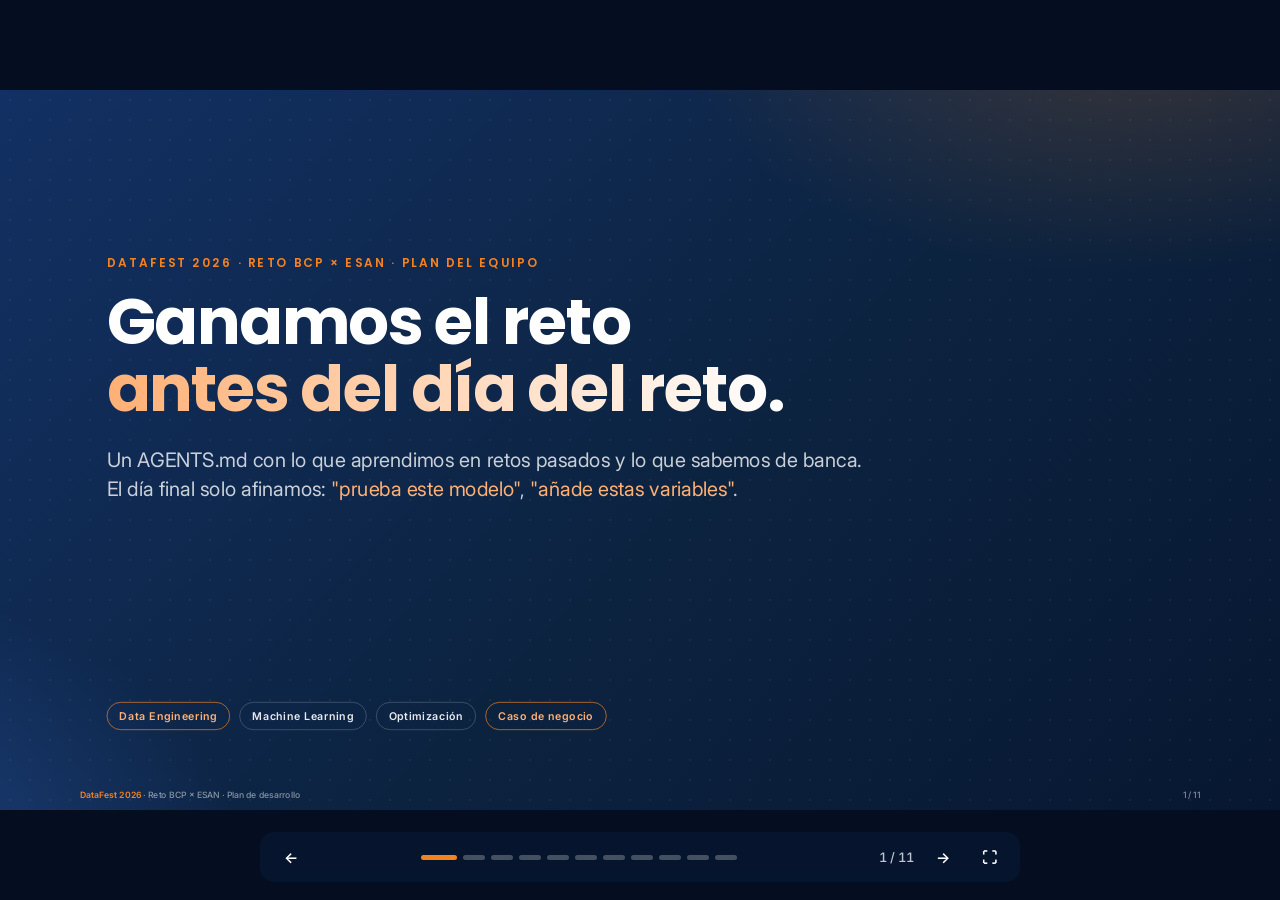
<file: team_attempts/jorge/presentacion/index.html>
<!doctype html>
<html lang="es"><head><meta charset="utf-8"><meta name="viewport" content="width=device-width,initial-scale=1,viewport-fit=cover">
<title>Plan DataFest 2026</title>
<link rel="preconnect" href="https://fonts.googleapis.com">
<link rel="preconnect" href="https://fonts.gstatic.com" crossorigin>
<link rel="stylesheet" href="https://fonts.googleapis.com/css2?family=Inter:wght@400;500;600;700&family=Poppins:wght@400;500;600;700;800&family=JetBrains+Mono:wght@400;600&display=swap">
<style>
/* Escenario fijo de 1920x1080 escalado a la ventana, como las demos de lanzamiento.
   Escenas oscuras (tesis) y claras (detalle). Azul marino con acento naranja: guiño al reto BCP × ESAN. */
:root{
  --navy:#0C2340; --deep:#071731; --blue:#1F4FA8; --blue2:#3567C9; --orange:#F5821F; --orange2:#FFB074;
  --sky:#F2F5FA; --line:#D6DEEB; --ink2:#4A5875; --ink3:#8592AB; --paper:#FFFFFF;
  --ok:#2F8F5B; --ok-soft:#E3F2E9; --bad:#C8553D; --bad-soft:#FBE7E2;
  --sans:"Inter","Segoe UI",system-ui,sans-serif; --disp:"Poppins","Segoe UI",sans-serif; --mono:"JetBrains Mono",Consolas,monospace;
  color-scheme:dark;
}
*{box-sizing:border-box;margin:0;padding:0}
html,body{height:100%;overflow:hidden;background:#040E20}
body{font-family:var(--sans);color:var(--navy);-webkit-font-smoothing:antialiased}
#stage{position:fixed;left:0;top:0;width:1920px;height:1080px;transform-origin:0 0;overflow:hidden}
.sc{position:absolute;inset:0;overflow:hidden;opacity:0;visibility:hidden;transition:opacity .6s ease,visibility 0s linear .6s}
.sc.on{opacity:1;visibility:visible;transition:opacity .6s ease}
.dark{background:radial-gradient(1100px 620px at 88% -10%,rgba(245,130,31,.20),transparent 62%),radial-gradient(900px 700px at -10% 110%,rgba(53,103,201,.38),transparent 62%),linear-gradient(135deg,#123063 0%,#0C2340 55%,#071731 100%);color:#fff}
.light{background:radial-gradient(1000px 520px at 92% -8%,rgba(245,130,31,.10),transparent 62%),radial-gradient(900px 620px at -6% 108%,rgba(31,79,168,.10),transparent 62%),linear-gradient(180deg,#F8FAFD 0%,#EAF0F8 100%);color:var(--navy)}
.grid{position:absolute;inset:0;background-image:radial-gradient(rgba(255,255,255,.07) 1px,transparent 1.3px);background-size:30px 30px}
.eb{font:600 18px/1 var(--disp);letter-spacing:.2em;text-transform:uppercase;color:var(--orange)}
.light .eb{color:var(--blue)}
.h1{font:700 64px/1.08 var(--disp);letter-spacing:-.02em;text-wrap:balance}
.h1 em{font-style:normal;color:var(--orange)}
.light .h1 em{color:var(--blue)}
.sub{font:400 26px/1.45 var(--sans)}
.dark .sub{color:rgba(255,255,255,.78)}
.light .sub{color:var(--ink2)}
.hdr{position:absolute;left:120px;top:84px;width:1680px}
.hdr .h1{margin-top:18px;font-size:54px}
.src{position:absolute;left:120px;bottom:44px;font:400 14px/1.3 var(--mono);color:var(--ink3)}
.dark .src{color:rgba(255,255,255,.45)}
#foot{position:absolute;left:120px;right:120px;bottom:16px;display:flex;justify-content:space-between;font:500 13px/1 var(--sans);color:var(--ink3);z-index:5;transition:color .6s}
#foot b{color:var(--orange);font-weight:600}
#foot.ondark{color:rgba(255,255,255,.5)}

/* revelado por pasos dentro de cada escena */
.f{opacity:0;transform:translateY(22px);transition:opacity .55s ease,transform .55s cubic-bezier(.2,.8,.2,1)}
.f.in{opacity:1;transform:none}
.f.pop{transform:scale(.94)}
.f.pop.in{transform:none}

/* 1 · portada */
#s1 .c{position:absolute;left:160px;top:250px;width:1600px}
#s1 .h1{font-size:96px;line-height:1.04;margin-top:30px}
#s1 .h1 span{background:linear-gradient(90deg,#FFB074,#FFFFFF);-webkit-background-clip:text;background-clip:text;color:transparent}
#s1 .sub{margin-top:36px;max-width:1150px;font-size:30px}
#s1 .tags{position:absolute;left:160px;bottom:120px;display:flex;gap:14px}
.tag{font:600 16px/1 var(--sans);letter-spacing:.06em;padding:12px 18px;border-radius:999px;border:1.5px solid rgba(255,255,255,.28);color:rgba(255,255,255,.9)}
.tag.o{border-color:var(--orange);color:var(--orange2)}

/* 2 · el reto */
#tiles2{position:absolute;left:120px;top:300px;width:1680px;display:flex;gap:22px}
.tile{flex:1;border-radius:24px;background:var(--paper);border:1px solid var(--line);padding:28px 30px;box-shadow:0 16px 34px -18px rgba(12,35,64,.3)}
.tile .v{font:700 64px/1 var(--disp);color:var(--blue);letter-spacing:-.02em;font-variant-numeric:tabular-nums}
.tile .v small{font-size:28px;color:var(--ink3);margin-left:6px}
.tile .l{margin-top:14px;font:500 20px/1.35 var(--sans);color:var(--ink2)}
#find2{position:absolute;left:120px;top:560px;width:1680px;display:grid;grid-template-columns:1fr 1fr;gap:22px}
.find{border-radius:22px;padding:26px 30px;background:var(--paper);border:1.5px solid var(--line);display:flex;gap:22px;align-items:flex-start}
.find i{flex:none;width:46px;height:46px;border-radius:14px;background:var(--navy);color:#fff;font:700 18px/46px var(--disp);text-align:center;font-style:normal}
.find b{display:block;font:600 25px/1.25 var(--disp);color:var(--navy)}
.find span{display:block;margin-top:8px;font:400 19px/1.45 var(--sans);color:var(--ink2)}
.find.hot{border-color:var(--orange);background:#FFF8F1}
.find.hot i{background:var(--orange)}

/* 3 · lecciones 2025 */
.cols{position:absolute;left:120px;top:290px;width:1680px;display:flex;gap:40px}
.col{flex:1;border-radius:26px;padding:34px 40px;min-height:540px}
.col.a{background:var(--paper);border:1.5px solid var(--line)}
.col.b{background:linear-gradient(135deg,#1F4FA8,#0C2340);color:#fff;box-shadow:0 30px 60px -30px rgba(12,35,64,.6)}
.col h3{font:700 20px/1 var(--disp);letter-spacing:.14em;text-transform:uppercase}
.col.a h3{color:var(--ink3)}
.col.b h3{color:var(--orange2)}
.col .it{position:relative;margin-top:28px;padding-left:50px;font:500 25px/1.32 var(--sans)}
.col .it small{display:block;margin-top:6px;font:400 18px/1.4 var(--sans)}
.col.a .it{color:var(--navy)}
.col.a .it small{color:var(--ink2)}
.col.b .it small{color:rgba(255,255,255,.72)}
.col .it i{position:absolute;left:0;top:2px;width:32px;height:32px;border-radius:50%;font:700 17px/32px var(--sans);text-align:center;font-style:normal}
.col.a .it i{background:var(--bad-soft);color:var(--bad)}
.col.b .it i{background:rgba(245,130,31,.3);color:#fff}

/* 4 · AGENTS.md */
#arch{position:absolute;left:120px;top:300px;width:1680px;height:600px}
.box{position:absolute;border-radius:24px;padding:26px 28px}
.k-in{width:430px;background:rgba(255,255,255,.08);border:1.5px solid rgba(255,255,255,.2)}
.k-in b{display:block;font:600 24px/1.2 var(--disp);color:#fff}
.k-in span{display:block;margin-top:8px;font:400 18px/1.4 var(--sans);color:rgba(255,255,255,.72)}
#core{left:600px;top:40px;width:520px;height:520px;background:linear-gradient(160deg,#F5821F,#C9620F);color:#fff;box-shadow:0 40px 80px -30px rgba(245,130,31,.55)}
#core .t{font:700 46px/1 var(--mono);letter-spacing:-.01em}
#core .d{margin-top:12px;font:500 20px/1.4 var(--sans);color:rgba(255,255,255,.9)}
#core ul{list-style:none;margin-top:22px;display:flex;flex-direction:column;gap:10px}
#core li{font:500 19px/1.3 var(--mono);background:rgba(7,23,49,.22);border-radius:10px;padding:10px 14px}
#asks4{position:absolute;left:1260px;top:40px;width:420px;display:flex;flex-direction:column;gap:14px}
#asks4 .h{font:700 16px/1 var(--disp);letter-spacing:.16em;color:var(--orange2);margin-bottom:6px}
.chip{border-radius:16px;background:#fff;color:var(--navy);padding:16px 20px;font:600 21px/1.25 var(--sans);box-shadow:0 18px 36px -22px rgba(0,0,0,.6)}
.chip small{display:block;margin-top:5px;font:400 15px/1.35 var(--sans);color:var(--ink2)}
.arrow{position:absolute;height:3px;background:linear-gradient(90deg,rgba(255,255,255,.15),rgba(255,176,116,.9));border-radius:2px}
.arrow::after{content:"";position:absolute;right:-2px;top:-6px;border:7.5px solid transparent;border-left:11px solid rgba(255,176,116,.9);border-right:0}

/* 5 · flujo y roles */
#flow5{position:absolute;left:120px;top:290px;width:1680px;display:flex;gap:26px;align-items:stretch}
.role{flex:1;border-radius:24px;background:var(--paper);border:1.5px solid var(--line);padding:26px 26px 24px;box-shadow:0 20px 40px -26px rgba(12,35,64,.45);display:flex;flex-direction:column}
.role .n{width:46px;height:46px;border-radius:50%;background:var(--navy);color:#fff;font:700 19px/46px var(--disp);text-align:center}
.role h4{margin-top:16px;font:700 28px/1.1 var(--disp);color:var(--navy)}
.role p{margin-top:10px;font:400 18px/1.45 var(--sans);color:var(--ink2)}
.role ul{margin-top:14px;list-style:none;display:flex;flex-direction:column;gap:8px}
.role li{font:500 17px/1.35 var(--sans);color:var(--navy);padding-left:18px;position:relative}
.role li::before{content:"";position:absolute;left:0;top:9px;width:7px;height:7px;border-radius:50%;background:var(--blue2)}
.role .fw{margin-top:auto;padding-top:18px;display:flex;flex-wrap:wrap;gap:8px}
.role .fw span{font:600 14px/1 var(--mono);color:var(--blue);background:#E8EEF9;border-radius:8px;padding:8px 10px}
.role.biz{background:linear-gradient(135deg,#1F4FA8,#0C2340);border:none}
.role.biz .n{background:var(--orange)}
.role.biz h4{color:#fff}
.role.biz p,.role.biz li{color:rgba(255,255,255,.85)}
.role.biz li::before{background:var(--orange)}
.role.biz .fw span{background:rgba(255,255,255,.12);color:#fff}
#band5{position:absolute;left:120px;top:870px;width:1680px;height:76px;border-radius:18px;border:2px dashed var(--orange);display:flex;align-items:center;justify-content:center;font:600 24px/1 var(--disp);color:var(--navy)}
#band5 em{font-style:normal;color:var(--orange);margin:0 10px}

/* 6 · data engineering */
#de6{position:absolute;left:120px;top:290px;width:1680px;display:grid;grid-template-columns:repeat(4,1fr);gap:20px}
.ph{border-radius:22px;background:var(--paper);border:1.5px solid var(--line);padding:22px 24px;min-height:300px}
.ph small{font:700 15px/1 var(--sans);letter-spacing:.14em;color:var(--blue)}
.ph b{display:block;margin-top:12px;font:600 26px/1.15 var(--disp);color:var(--navy)}
.ph span{display:block;margin-top:12px;font:400 18px/1.45 var(--sans);color:var(--ink2)}
.ph code{font:500 15px/1 var(--mono);color:var(--blue)}
#ins6{position:absolute;left:120px;top:640px;width:1680px;height:260px;border-radius:26px;background:linear-gradient(135deg,#1F4FA8 0%,#0C2340 60%,#071731 100%);color:#fff;display:flex;align-items:center;padding:0 48px;gap:56px}
#ins6 .q{font:700 15px/1 var(--disp);letter-spacing:.16em;color:var(--orange2)}
#ins6 .m{margin-top:14px;font:600 34px/1.22 var(--disp);max-width:760px}
#ins6 .m b{color:var(--orange2)}
#ins6 .k{display:flex;gap:40px;margin-left:auto}
#ins6 .k div{font:500 18px/1.3 var(--sans);color:rgba(255,255,255,.78)}
#ins6 .k div b{display:block;font:700 54px/1 var(--disp);color:#fff;margin-bottom:8px;font-variant-numeric:tabular-nums}

/* 7 · ML */
#lad7{position:absolute;left:120px;top:290px;width:900px;height:600px;border-radius:24px;background:var(--paper);border:1px solid var(--line);padding:30px 36px}
#lad7 h5{font:600 22px/1 var(--disp);color:var(--navy)}
#lad7 h5 span{font:400 16px/1 var(--sans);color:var(--ink3);margin-left:10px}
.br{display:grid;grid-template-columns:280px 1fr 90px;align-items:center;gap:16px;margin-top:22px}
.br .lb{font:500 19px/1.25 var(--sans);color:var(--navy)}
.br .lb small{display:block;font:400 14px/1.2 var(--mono);color:var(--ink3);margin-top:3px}
.br .tr{height:34px;border-radius:8px;background:#EEF2F8;position:relative;overflow:hidden}
.br .bar{position:absolute;left:0;top:0;bottom:0;border-radius:8px;background:linear-gradient(90deg,#9DB4DE,var(--blue));width:0;transition:width 1s cubic-bezier(.2,.8,.2,1)}
.br.best .bar{background:linear-gradient(90deg,#FFB074,var(--orange))}
.br .vl{font:700 24px/1 var(--disp);color:var(--navy);text-align:right;font-variant-numeric:tabular-nums}
.br.best .vl{color:var(--orange)}
#axis7{display:grid;grid-template-columns:280px 1fr 90px;gap:16px;margin-top:10px}
#axis7 div:nth-child(2){display:flex;justify-content:space-between;font:400 13px/1 var(--mono);color:var(--ink3)}
#lad7 .nt{margin-top:22px;font:400 17px/1.45 var(--sans);color:var(--ink2)}
#bey7{position:absolute;left:1060px;top:290px;width:740px;display:flex;flex-direction:column;gap:14px}
#bey7 .h{font:700 16px/1 var(--disp);letter-spacing:.16em;color:var(--blue)}
.bx{border-radius:18px;background:var(--paper);border:1.5px solid var(--line);padding:18px 22px;display:flex;gap:18px;align-items:flex-start}
.bx i{flex:none;font:700 15px/1 var(--mono);color:var(--orange);margin-top:5px;font-style:normal}
.bx b{display:block;font:600 21px/1.2 var(--disp);color:var(--navy)}
.bx span{display:block;margin-top:5px;font:400 16px/1.4 var(--sans);color:var(--ink2)}

/* 8 · optimización */
#form8{position:absolute;left:120px;top:290px;width:780px;border-radius:24px;background:rgba(255,255,255,.07);border:1.5px solid rgba(255,255,255,.18);padding:28px 32px}
#form8 .t{font:700 16px/1 var(--disp);letter-spacing:.16em;color:var(--orange2)}
#form8 pre{margin-top:16px;font:500 22px/1.5 var(--mono);color:#fff;white-space:pre-wrap}
#form8 pre b{color:var(--orange2);font-weight:600}
#cons8{margin-top:18px;display:grid;grid-template-columns:1fr 1fr;gap:10px}
#cons8 div{border-radius:12px;background:rgba(255,255,255,.08);padding:12px 14px;font:500 16px/1.35 var(--sans);color:rgba(255,255,255,.88)}
#cons8 div code{font:700 14px/1 var(--mono);color:var(--orange2);margin-right:8px}
#res8{position:absolute;left:960px;top:290px;width:840px;border-radius:24px;background:#fff;color:var(--navy);padding:28px 34px;height:610px}
#res8 h5{font:600 22px/1 var(--disp)}
#res8 h5 span{font:400 16px/1 var(--sans);color:var(--ink3);margin-left:8px}
.vb{display:grid;grid-template-columns:150px 1fr 190px;gap:16px;align-items:center;margin-top:26px}
.vb .lb{font:600 20px/1.2 var(--disp)}
.vb .lb small{display:block;font:400 14px/1.3 var(--sans);color:var(--ink3);margin-top:4px}
.vb .tr{height:52px;border-radius:10px;background:#EEF2F8;position:relative;overflow:hidden}
.vb .bar{position:absolute;left:0;top:0;bottom:0;width:0;border-radius:10px;background:#B9C6DD;transition:width 1.1s cubic-bezier(.2,.8,.2,1)}
.vb.g .bar{background:linear-gradient(90deg,#9DB4DE,var(--blue))}
.vb.o .bar{background:linear-gradient(90deg,#FFB074,var(--orange))}
.vb .vl{font:700 30px/1 var(--disp);text-align:right;white-space:nowrap;font-variant-numeric:tabular-nums}
.vb.o .vl{color:var(--orange)}
#deltas8{display:flex;gap:18px;margin-top:30px}
#deltas8 div{flex:1;border-radius:16px;background:var(--sky);padding:18px 20px;font:500 16px/1.35 var(--sans);color:var(--ink2)}
#deltas8 div b{display:block;font:700 34px/1 var(--disp);color:var(--navy);margin-bottom:8px}
#deltas8 div.o b{color:var(--orange)}
#res8 .nt{margin-top:18px;font:400 15px/1.45 var(--sans);color:var(--ink3)}

/* 9 · negocio */
#lift9{position:absolute;left:120px;top:290px;width:1020px;height:610px;border-radius:24px;background:var(--paper);border:1px solid var(--line);padding:28px 34px}
#lift9 h5{font:600 22px/1 var(--disp);color:var(--navy)}
#lift9 h5 span{font:400 16px/1 var(--sans);color:var(--ink3);margin-left:8px}
#lift9 svg{margin-top:12px;width:952px;height:500px;display:block}
#say9{position:absolute;left:1180px;top:290px;width:620px;display:flex;flex-direction:column;gap:16px}
.say{border-radius:20px;padding:22px 26px;background:var(--paper);border:1.5px solid var(--line)}
.say small{font:700 14px/1 var(--sans);letter-spacing:.14em;color:var(--ink3)}
.say b{display:block;margin-top:10px;font:600 25px/1.3 var(--disp);color:var(--navy)}
.say b em{font-style:normal;color:var(--orange)}
.say.hi{background:linear-gradient(135deg,#1F4FA8,#0C2340);border:none}
.say.hi small{color:var(--orange2)}
.say.hi b{color:#fff}
.say.hi b em{color:var(--orange2)}

/* 10 · día del reto */
#tl10{position:absolute;left:120px;top:300px;width:1680px}
.tlr{display:grid;grid-template-columns:200px 1fr 280px;align-items:center;gap:26px;height:84px;border-bottom:1px solid var(--line)}
.tlr .h{font:700 24px/1 var(--mono);color:var(--blue)}
.tlr .w{font:500 23px/1.3 var(--sans);color:var(--navy)}
.tlr .w small{display:block;margin-top:4px;font:400 17px/1.3 var(--sans);color:var(--ink2)}
.tlr .r{justify-self:end;font:600 15px/1 var(--sans);letter-spacing:.06em;color:var(--blue);background:#E8EEF9;border-radius:999px;padding:9px 14px}
.tlr.key .h{color:var(--orange)}
.tlr.key .r{background:#FFEBD9;color:#A9520C}

/* 11 · cierre */
#next11{position:absolute;left:120px;top:290px;width:1680px;display:flex;gap:26px}
.nx{flex:1;border-radius:24px;background:rgba(255,255,255,.08);border:1.5px solid rgba(255,255,255,.2);padding:28px 30px;min-height:290px}
.nx small{font:700 15px/1 var(--sans);letter-spacing:.14em;color:var(--orange2)}
.nx b{display:block;margin-top:14px;font:600 28px/1.2 var(--disp);color:#fff}
.nx span{display:block;margin-top:12px;font:400 19px/1.45 var(--sans);color:rgba(255,255,255,.75)}
#fin11{position:absolute;left:120px;top:660px;width:1680px;height:230px;border-radius:26px;background:linear-gradient(135deg,#F5821F 0%,#C9620F 100%);color:#fff;padding:0 54px;display:flex;align-items:center;overflow:hidden}
#fin11 .m{position:relative;font:700 50px/1.15 var(--disp);letter-spacing:-.01em}
#fin11 .m em{font-style:normal;color:var(--deep)}
#fin11 .w{margin-left:auto;text-align:right;font:500 20px/1.4 var(--sans);color:rgba(255,255,255,.9)}
#fin11 .w b{display:block;font:600 26px/1.2 var(--disp);color:#fff}

/* controles */
#ctl{position:fixed;left:50%;bottom:calc(18px + env(safe-area-inset-bottom,0px));transform:translateX(-50%);width:min(760px,92vw);height:50px;background:rgba(7,23,49,.86);backdrop-filter:blur(12px);border-radius:14px;display:flex;align-items:center;gap:12px;padding:0 14px;color:#fff;font:500 13px/1 var(--sans);z-index:100;transition:opacity .35s}
#ctl.hide{opacity:0;pointer-events:none}
#ctl button{background:none;border:0;color:#fff;font:600 15px/1 var(--sans);cursor:pointer;min-width:34px;height:32px;border-radius:8px}
#ctl button:hover,#ctl button:focus-visible{background:rgba(255,255,255,.14);outline:none}
#dots{flex:1;display:flex;gap:6px;align-items:center;justify-content:center}
#dots i{width:22px;height:5px;border-radius:3px;background:rgba(255,255,255,.25);cursor:pointer;transition:background .3s,width .3s}
#dots i.on{background:var(--orange);width:36px}
#num{font-variant-numeric:tabular-nums;min-width:64px;text-align:right;color:rgba(255,255,255,.75)}
@media (prefers-reduced-motion:reduce){.sc,.f,.bar{transition:none!important}}
</style>

<div id="stage">

  <!-- 1 · portada -->
  <section class="sc dark" id="s1" data-dark><div class="grid"></div>
    <div class="c">
      <div class="eb f">DataFest 2026 · Reto BCP × ESAN · Plan del equipo</div>
      <div class="h1 f">Ganamos el reto<br><span>antes del día del reto.</span></div>
      <div class="sub f">Un AGENTS.md con lo que aprendimos en retos pasados y lo que sabemos de banca. El día final solo afinamos: <em style="font-style:normal;color:#FFB074">"prueba este modelo"</em>, <em style="font-style:normal;color:#FFB074">"añade estas variables"</em>.</div>
    </div>
    <div class="tags f"><span class="tag o">Data Engineering</span><span class="tag">Machine Learning</span><span class="tag">Optimización</span><span class="tag o">Caso de negocio</span></div>
  </section>

  <!-- 2 · el reto -->
  <section class="sc light" id="s2">
    <div class="hdr"><div class="eb">El ensayo · dataset de práctica 2026</div><div class="h1">¿Qué clientes van a <em>convertir</em> en diciembre?</div></div>
    <div id="tiles2">
      <div class="tile f"><div class="v">110.100</div><div class="l">filas cliente-mes de entrenamiento, de enero a noviembre</div></div>
      <div class="tile f"><div class="v">9.900</div><div class="l">clientes a predecir en diciembre</div></div>
      <div class="tile f"><div class="v">15<small>%</small></div><div class="l">convierte cada mes, estable todo el año</div></div>
      <div class="tile f"><div class="v">Gini</div><div class="l">= 2·AUC − 1. Solo importa el orden: se entrega probabilidad</div></div>
    </div>
    <div id="find2">
      <div class="find hot f"><i>1</i><div><b>Es un panel de supervivencia</b><span>Cuando un cliente convierte, sale del panel. El test son los 8.061 que siguen sin convertir en noviembre más 1.839 clientes nuevos.</span></div></div>
      <div class="find f"><i>2</i><div><b>Las variables son fijas por cliente</b><span>Solo <code style="font-family:var(--mono);font-size:16px">dias_ultima_interaccion</code> cambia mes a mes. La señal temporal hay que construirla con historia.</span></div></div>
      <div class="find f"><i>3</i><div><b>Señal baja: cada punto de Gini cuesta</b><span>Las más fuertes: número de productos, banda de riesgo, recencia de transacción y app activa.</span></div></div>
      <div class="find f"><i>4</i><div><b>Sin restricciones en el enunciado</b><span>Proponemos nosotros el caso de optimización. Es donde nos diferenciamos.</span></div></div>
    </div>
    <div class="src">Fuente: reports/perfil.md · RETO.md</div>
  </section>

  <!-- 3 · lecciones -->
  <section class="sc light" id="s3">
    <div class="hdr"><div class="eb">DataFest 2025 · Best Channel to Contact</div><div class="h1">Lo que aprendimos el año pasado ya es <em>regla</em></div></div>
    <div class="cols">
      <div class="col a"><h3>Lo que nos costó en 2025</h3>
        <div class="it f"><i>✕</i>Entregamos 0/1 en vez de probabilidad<small>El 77,6 % marcado como 1 dejó el Gini en ~0,22</small></div>
        <div class="it f"><i>✕</i>Optimización greedy, por orden de prioridad<small>Asignaba bien, pero dejaba valor sobre la mesa</small></div>
        <div class="it f"><i>✕</i>Probabilidades sin calibrar<small>El valor esperado en soles quedaba distorsionado</small></div>
        <div class="it f"><i>✕</i>Tasas del 100 % detectadas tarde<small>Préstamo y vehicular: sesgo de selección, no señal</small></div>
      </div>
      <div class="col b"><h3>Reglas del AGENTS.md 2026</h3>
        <div class="it f"><i>R1</i>Métrica de orden → se entrega probabilidad<small>Si piden 0/1, el umbral maximiza la métrica oficial</small></div>
        <div class="it f"><i>R7</i>Programación lineal entera con OR-Tools<small>Siempre comparada contra greedy y contra aleatorio</small></div>
        <div class="it f"><i>R8</i>Calibración isotónica antes de hablar de soles<small>La probabilidad alimenta el valor esperado</small></div>
        <div class="it f"><i>R6</i>Desconfiar de lo perfecto<small>0 %, 100 % o una variable demasiado buena se investiga antes de usarse</small></div>
      </div>
    </div>
    <div class="src">Fuente: /UTEC/DataFest/REPORTE_TECNICO.md · solution_v3.py · playbooks/lecciones-retos-pasados.md</div>
  </section>

  <!-- 4 · AGENTS.md -->
  <section class="sc dark" id="s4" data-dark><div class="grid"></div>
    <div class="hdr"><div class="eb">La estrategia</div><div class="h1">Un cerebro compartido para el equipo y sus agentes</div></div>
    <div id="arch">
      <div class="box k-in f" style="left:0;top:40px"><b>Retos pasados</b><span>2025: errores, aciertos y el patrón del BCP: propensión + canales con cupos.</span></div>
      <div class="box k-in f" style="left:0;top:220px"><b>Saber de banca</b><span>Venta cruzada, apetito de riesgo, costo por venta, canales y regulación SBS.</span></div>
      <div class="box k-in f" style="left:0;top:400px"><b>Forma de trabajo</b><span>Roles, validación temporal, registro de experimentos y cómo se vende.</span></div>
      <div class="arrow f" style="left:450px;top:110px;width:130px;transform:rotate(14deg)"></div>
      <div class="arrow f" style="left:450px;top:292px;width:130px"></div>
      <div class="arrow f" style="left:450px;top:472px;width:130px;transform:rotate(-14deg)"></div>
      <div class="box f pop" id="core"><div class="t">AGENTS.md</div><div class="d">Lo cargan Claude Code, OpenCode, Copilot o Cursor antes de tocar el reto.</div>
        <ul><li>RETO.md · ficha de la hora cero</li><li>playbooks/ · uno por rol</li><li>src/ · pipeline listo y probado</li><li>reports/ · cada cifra con su archivo</li></ul></div>
      <div class="arrow f" style="left:1140px;top:292px;width:100px"></div>
      <div id="asks4">
        <div class="h f">EL DÍA DEL RETO SOLO PEDIMOS</div>
        <div class="chip f">"prueba CatBoost"<small>validación temporal + registro + delta contra el campeón</small></div>
        <div class="chip f">"añade estas variables"<small>con historia sin fuga de información (shift)</small></div>
        <div class="chip f">"optimiza con 3.000 cupos"<small>re-resuelve y compara contra greedy</small></div>
        <div class="chip f">"genera la entrega"<small>formato validado automáticamente</small></div>
      </div>
    </div>
    <div class="src">Fuente: AGENTS.md §3 · Cómo pedirle cosas al agente</div>
  </section>

  <!-- 5 · roles -->
  <section class="sc light" id="s5">
    <div class="hdr"><div class="eb">El flujo y los roles</div><div class="h1">Cuatro roles, un pipeline, un relato</div></div>
    <div id="flow5">
      <div class="role f"><div class="n">1</div><h4>Data Engineer</h4><p>Datos confiables y variables con sentido de negocio.</p>
        <ul><li>Análisis preliminar automático</li><li>EDA orientado a decisiones</li><li>Limpieza con chequeos</li><li>Afinamiento y creación de variables</li></ul>
        <div class="fw"><span>pandas</span><span>pyarrow</span><span>PSI</span><span>adversarial</span></div></div>
      <div class="role f"><div class="n">2</div><h4>Machine Learning</h4><p>El mejor orden de clientes, estable en el tiempo y explicable.</p>
        <ul><li>Validación walk-forward mensual</li><li>Escalera: logística → boosting</li><li>Supervivencia y ensambles</li><li>SHAP y calibración</li></ul>
        <div class="fw"><span>LightGBM</span><span>CatBoost</span><span>XGBoost</span><span>Optuna</span><span>SHAP</span></div></div>
      <div class="role f"><div class="n">3</div><h4>Optimización</h4><p>De probabilidades a decisiones: a quién, por qué canal y con qué presupuesto.</p>
        <ul><li>Restricciones con su porqué</li><li>Programación lineal entera</li><li>Aleatorio vs greedy vs óptimo</li><li>Sensibilidad y precios sombra</li></ul>
        <div class="fw"><span>OR-Tools</span><span>SCIP</span></div></div>
      <div class="role biz f"><div class="n">4</div><h4>Caso de negocio</h4><p>El hilo que cruza todo: cada rol responde "¿qué significa para el banco?".</p>
        <ul><li>Lift y captura por decil</li><li>Soles por campaña</li><li>Producción y riesgos</li><li>Pitch de 5 a 7 minutos</li></ul>
        <div class="fw"><span>reports/negocio.md</span></div></div>
    </div>
    <div id="band5" class="f">Al final no gana el modelo más complejo:<em>gana la decisión mejor defendida.</em></div>
    <div class="src" style="bottom:44px;left:1100px">Fuente: playbooks/00 a 04</div>
  </section>

  <!-- 6 · data engineering -->
  <section class="sc light" id="s6">
    <div class="hdr"><div class="eb">Rol 1 · Data Engineering</div><div class="h1">Entender el dato antes de modelarlo</div></div>
    <div id="de6">
      <div class="ph f"><small>FASE 1 · 30 MIN</small><b>Análisis preliminar</b><span>Llave, panel, composición del test, variables fijas y categorías nuevas.</span><span><code>python -m src.de_profile</code></span></div>
      <div class="ph f"><small>FASE 2</small><b>EDA para decidir</b><span>Gini por variable, drift (PSI), validación adversarial y coherencia con la intuición bancaria.</span></div>
      <div class="ph f"><small>FASE 3</small><b>Limpieza</b><span>Tipos, flags de valores imposibles y chequeos que fallan en voz alta. Nunca se borran filas del test.</span></div>
      <div class="ph f"><small>FASE 4</small><b>Variables</b><span>Supervivencia, dinámica de interacción, capacidad de pago, vinculación y ciclo del mes. Todas sin fuga.</span></div>
    </div>
    <div id="ins6" class="f">
      <div><div class="q">LO QUE YA ENCONTRÓ EN EL ENSAYO</div>
        <div class="m">La historia hay que <b>construirla</b>: el cliente sale del panel al convertir y casi nada cambia mes a mes.</div></div>
      <div class="k"><div><b>21 de 22</b>variables fijas por cliente</div><div><b>55 %</b>filas con dos recencias iguales</div></div>
    </div>
    <div class="src">Fuente: reports/perfil.md · playbooks/01-data-engineering.md</div>
  </section>

  <!-- 7 · ML -->
  <section class="sc light" id="s7">
    <div class="hdr"><div class="eb">Rol 2 · Machine Learning</div><div class="h1">Una escalera de modelos, validada mes a mes</div></div>
    <div id="lad7" class="f">
      <h5>Gini medio en validación temporal<span>4 folds: agosto a noviembre · ensayo del 03/10</span></h5>
      <div class="br" data-v="0.231"><div class="lb">Regresión logística<small>piso honesto</small></div><div class="tr"><div class="bar"></div></div><div class="vl">0,231</div></div>
      <div class="br" data-v="0.251"><div class="lb">LightGBM<small>variables originales</small></div><div class="tr"><div class="bar"></div></div><div class="vl">0,251</div></div>
      <div class="br" data-v="0.2533"><div class="lb">LightGBM + historia<small>supervivencia · interacción · recencias</small></div><div class="tr"><div class="bar"></div></div><div class="vl">0,253</div></div>
      <div class="br" data-v="0.2539"><div class="lb">CatBoost + historia<small>categóricas nativas</small></div><div class="tr"><div class="bar"></div></div><div class="vl">0,254</div></div>
      <div class="br best" data-v="0.2543"><div class="lb">Ensamble de 3<small>promedio de rankings</small></div><div class="tr"><div class="bar"></div></div><div class="vl">0,254</div></div>
      <div id="axis7"><div></div><div><span>0</span><span>0,10</span><span>0,20</span><span>0,30</span></div><div></div></div>
      <div class="nt">Este es el punto de partida, no el techo. La desviación entre folds (±0,015) es mayor que las mejoras: por eso cada cambio se valida con varias semillas antes de adoptarse.</div>
    </div>
    <div id="bey7">
      <div class="h f">MÁS ALLÁ DE LO CONVENCIONAL</div>
      <div class="bx f"><i>01</i><div><b>Supervivencia en tiempo discreto</b><span>Modelo de hazard: quien lleva meses sin convertir es menos propenso (efecto frailty).</span></div></div>
      <div class="bx f"><i>02</i><div><b>Restricciones monótonas</b><span>Más vinculación nunca baja la propensión. Robusto y defendible ante riesgos.</span></div></div>
      <div class="bx f"><i>03</i><div><b>Explicable para la SBS</b><span>SHAP global y por cliente, y perfiles de los deciles altos.</span></div></div>
      <div class="bx f"><i>04</i><div><b>Calibración + validación adversarial</b><span>Probabilidades reales para la optimización, y control de qué separa el test del train.</span></div></div>
      <div class="bx f"><i>05</i><div><b>Optuna sobre folds temporales</b><span>Con límite de pruebas: con poca señal, sobreajustar la validación es un riesgo real.</span></div></div>
    </div>
    <div class="src">Fuente: reports/experimentos.csv · playbooks/02-ml.md</div>
  </section>

  <!-- 8 · optimización -->
  <section class="sc dark" id="s8" data-dark><div class="grid"></div>
    <div class="hdr"><div class="eb">Rol 3 · Optimización · restricciones propuestas por el equipo</div><div class="h1">De probabilidades a <em>decisiones</em> de campaña</div></div>
    <div id="form8" class="f">
      <div class="t">FORMULACIÓN · PROGRAMACIÓN LINEAL ENTERA</div>
      <pre>max Σ x<sub>i,c</sub> · ( <b>p<sub>i</sub></b> · efect<sub>c</sub> · valor<sub>i</sub> − costo<sub>c</sub> )</pre>
      <div id="cons8">
        <div><code>C1</code>Un contacto por cliente al mes</div>
        <div><code>C2</code>Cupos: call center 1.500 · asesor 400</div>
        <div><code>C3</code>Presupuesto de S/ 25.000</div>
        <div><code>C4</code>App solo si usa la app; asesor si la sucursal está a ≤ 10 km</div>
        <div><code>C5</code>Riesgo alto ≤ 10 % de los contactados</div>
        <div><code>C6</code>No contactar si interactuó hace &lt; 7 días</div>
      </div>
    </div>
    <div id="res8" class="f">
      <h5>Valor esperado neto de una campaña<span>noviembre (validación) · mismo presupuesto y mismas reglas</span></h5>
      <div class="vb" data-v="623503"><div class="lb">Aleatorio<small>sin modelo</small></div><div class="tr"><div class="bar"></div></div><div class="vl">S/ 624 mil</div></div>
      <div class="vb g" data-v="857723"><div class="lb">Greedy<small>top por probabilidad</small></div><div class="tr"><div class="bar"></div></div><div class="vl">S/ 858 mil</div></div>
      <div class="vb o" data-v="1109177"><div class="lb">Óptimo<small>OR-Tools</small></div><div class="tr"><div class="bar"></div></div><div class="vl">S/ 1,11 M</div></div>
      <div id="deltas8">
        <div><b>+S/ 234 mil</b>valor del modelo<br>(greedy − aleatorio)</div>
        <div class="o"><b>+S/ 251 mil</b>valor de la optimización<br>(óptimo − greedy)</div>
        <div><b>1.158</b>conversiones reales entre los contactados, contra 753 del greedy</div>
      </div>
      <div class="nt">Costos, efectividad por canal y márgenes son supuestos ilustrativos (config.OPT). El óptimo contacta a más clientes porque reparte mejor el presupuesto entre canales baratos y caros.</div>
    </div>
    <div class="src">Fuente: reports/optimizacion.md · src/optimize.py</div>
  </section>

  <!-- 9 · negocio -->
  <section class="sc light" id="s9">
    <div class="hdr"><div class="eb">Rol 4 · Caso de negocio</div><div class="h1">Traducimos el Gini al idioma del banco</div></div>
    <div id="lift9" class="f">
      <h5>Lift por decil de propensión<span>tasa del decil ÷ tasa base (14,8 %) · validación agosto a noviembre</span></h5>
      <svg id="liftsvg" viewBox="0 0 952 500" role="img" aria-label="Lift por decil: el decil 1 convierte 2,01 veces la tasa base y el decil 10 convierte 0,32 veces"></svg>
    </div>
    <div id="say9">
      <div class="say hi f"><small>EN LA REUNIÓN CON NEGOCIO</small><b>"El 10 % que elegimos convierte <em>el doble</em> que contactar al azar: 29,8 % contra 14,8 %."</b></div>
      <div class="say f"><small>CAPTURA</small><b>Con el 30 % de los contactos capturamos el <em>43 %</em> de las conversiones.</b></div>
      <div class="say f"><small>A QUIÉN NO LLAMAR</small><b>Los dos últimos deciles convierten <em>7,9 % y 4,8 %</em>: se ahorra el costo de llamarlos.</b></div>
      <div class="say f"><small>PRODUCCIÓN</small><b>Reentrenamiento mensual, monitoreo de deriva y un piloto A/B para medir el efecto real del contacto.</b></div>
    </div>
    <div class="src">Fuente: reports/negocio.md · reports/deciles.csv</div>
  </section>

  <!-- 10 · día del reto -->
  <section class="sc light" id="s10">
    <div class="hdr"><div class="eb">El día del reto final</div><div class="h1">Un guion por horas, sin improvisar</div></div>
    <div id="tl10">
      <div class="tlr f"><div class="h">H0</div><div class="w">Leer el enunciado, llenar RETO.md y ajustar config.py<small>El código no se toca: solo la configuración del reto</small></div><div class="r">TODOS</div></div>
      <div class="tlr key f"><div class="h">H0:30</div><div class="w">Perfil automático y entrega de seguridad<small>Desde aquí solo se mejora</small></div><div class="r">DATA ENG + ML</div></div>
      <div class="tlr f"><div class="h">H1–H3</div><div class="w">EDA, variables y escalera de modelos en paralelo<small>Cada experimento queda en experimentos.csv</small></div><div class="r">DATA ENG ↔ ML</div></div>
      <div class="tlr f"><div class="h">H2–H4</div><div class="w">Optimización con restricciones oficiales o propuestas<small>Aleatorio vs greedy vs óptimo, más sensibilidad</small></div><div class="r">OPTIMIZACIÓN</div></div>
      <div class="tlr key f"><div class="h">H3</div><div class="w">Congelar cifras y armar el pitch<small>La presentación se arma desde la H3, no al final</small></div><div class="r">NEGOCIO + TODOS</div></div>
      <div class="tlr f"><div class="h">Última hora</div><div class="w">Ensayo con cronómetro, sin tocar código<small>Preguntas del jurado ya respondidas</small></div><div class="r">TODOS</div></div>
    </div>
    <div class="src">Fuente: playbooks/04-entrega-y-pitch.md</div>
  </section>

  <!-- 11 · cierre -->
  <section class="sc dark" id="s11" data-dark><div class="grid"></div>
    <div class="hdr"><div class="eb">Próximos pasos</div><div class="h1">Lo que hacemos desde hoy</div></div>
    <div id="next11">
      <div class="nx f"><small>DATA ENGINEERING</small><b>Exprimir la historia del cliente</b><span>Hazard por cohorte, interacción por mes y la anomalía de las dos recencias.</span></div>
      <div class="nx f"><small>MACHINE LEARNING</small><b>Superar 0,254 con estabilidad</b><span>Supervivencia discreta, monotonía, Optuna y semillas múltiples.</span></div>
      <div class="nx f"><small>OPTIMIZACIÓN</small><b>Sensibilidad y precios sombra</b><span>Curva presupuesto → valor y el costo de cada restricción.</span></div>
      <div class="nx f"><small>TODOS</small><b>Afinar el AGENTS.md</b><span>Cada lección del ensayo se vuelve una regla o un pedido corto.</span></div>
    </div>
    <div id="fin11" class="f"><div class="m">El día del reto no empezamos de cero.<br><em>Solo afinamos.</em></div>
      <div class="w"><b>DataFest 2026</b>Reto BCP × ESAN · Plan del equipo</div></div>
  </section>

  <div id="foot"><span><b>DataFest 2026</b> · Reto BCP × ESAN · Plan de desarrollo</span><span id="fnum">1 / 11</span></div>
</div>

<div id="ctl">
  <button id="bprev" title="Anterior (←)" aria-label="Anterior">←</button>
  <div id="dots"></div>
  <span id="num">1 / 11</span>
  <button id="bnext" title="Siguiente (→ o espacio)" aria-label="Siguiente">→</button>
  <button id="bfull" title="Pantalla completa (F)" aria-label="Pantalla completa">⛶</button>
</div>

<script>
(() => {
  const $ = (s, r = document) => r.querySelector(s);
  const $$ = (s, r = document) => [...r.querySelectorAll(s)];
  const stage = $('#stage'), scenes = $$('.sc'), N = scenes.length;
  let cur = 0, step = 0;

  function fit() {
    const k = Math.min(innerWidth / 1920, innerHeight / 1080);
    stage.style.transform = `translate(${(innerWidth - 1920 * k) / 2}px,${(innerHeight - 1080 * k) / 2}px) scale(${k})`;
  }
  addEventListener('resize', fit); fit();

  // Gráfico de lift (cifras de reports/deciles.csv)
  const LIFT = [2.01, 1.25, 1.05, 1.07, 0.97, 0.94, 0.95, 0.91, 0.53, 0.32];
  (function drawLift() {
    const svg = $('#liftsvg'), W = 952, H = 500, L = 56, R = 16, T = 20, B = 54, max = 2.2;
    const y = v => T + (H - T - B) * (1 - v / max), bw = (W - L - R) / 10;
    let h = '';
    [0, 0.5, 1, 1.5, 2].forEach(v => {
      h += `<line x1="${L}" x2="${W - R}" y1="${y(v)}" y2="${y(v)}" stroke="#E3E9F2" stroke-width="1"/>`;
      h += `<text x="${L - 12}" y="${y(v) + 5}" text-anchor="end" font-family="JetBrains Mono,monospace" font-size="14" fill="#8592AB">${v.toFixed(1).replace('.', ',')}x</text>`;
    });
    LIFT.forEach((v, i) => {
      const x = L + i * bw + bw * 0.16, w = bw * 0.68, top = y(v), base = y(0);
      const c = i === 0 ? '#F5821F' : (i >= 8 ? '#C8D2E3' : '#3567C9');
      h += `<rect class="lb" data-h="${base - top}" x="${x}" y="${base}" width="${w}" height="0" rx="6" fill="${c}"/>`;
      h += `<text class="lt" x="${x + w / 2}" y="${top - 10}" text-anchor="middle" font-family="Poppins,sans-serif" font-weight="700" font-size="${i === 0 ? 22 : 17}" fill="${i === 0 ? '#F5821F' : '#0C2340'}" opacity="0">${v.toFixed(2).replace('.', ',')}</text>`;
      h += `<text x="${x + w / 2}" y="${H - B + 26}" text-anchor="middle" font-family="Inter,sans-serif" font-size="15" fill="#4A5875">D${i + 1}</text>`;
    });
    h += `<line x1="${L}" x2="${W - R}" y1="${y(1)}" y2="${y(1)}" stroke="#F5821F" stroke-width="2" stroke-dasharray="7 6"/>`;
    h += `<text x="${W - R}" y="${y(1) - 10}" text-anchor="end" font-family="Inter,sans-serif" font-weight="600" font-size="14" fill="#C9620F">contactar al azar = 1,0x</text>`;
    h += `<text x="${L}" y="${H - 6}" font-family="Inter,sans-serif" font-size="14" fill="#8592AB">D1 = 10 % más propenso · D10 = 10 % menos propenso</text>`;
    svg.innerHTML = h;
  })();

  function animateCharts(sc, on) {
    $$('.br', sc).forEach((b, i) => { const bar = $('.bar', b); bar.style.transitionDelay = on ? `${0.15 + i * 0.12}s` : '0s'; bar.style.width = on ? `${(+b.dataset.v / 0.30) * 100}%` : '0'; });
    $$('.vb', sc).forEach((b, i) => { const bar = $('.bar', b); bar.style.transitionDelay = on ? `${0.2 + i * 0.25}s` : '0s'; bar.style.width = on ? `${(+b.dataset.v / 1200000) * 100}%` : '0'; });
    $$('rect.lb', sc).forEach((r, i) => {
      const h = +r.dataset.h, base = +r.getAttribute('y') + (+r.getAttribute('height'));
      r.style.transition = on ? `y .9s cubic-bezier(.2,.8,.2,1) ${0.2 + i * 0.07}s, height .9s cubic-bezier(.2,.8,.2,1) ${0.2 + i * 0.07}s` : 'none';
      r.setAttribute('height', on ? h : 0); r.setAttribute('y', on ? base - h : base);
    });
    $$('text.lt', sc).forEach((t, i) => { t.style.transition = on ? `opacity .4s ${0.8 + i * 0.07}s` : 'none'; t.setAttribute('opacity', on ? 1 : 0); });
  }

  const frags = sc => $$('.f', sc);
  const dots = $('#dots');
  scenes.forEach((_, i) => { const d = document.createElement('i'); d.title = `Escena ${i + 1}`; d.onclick = () => go(i, true); dots.appendChild(d); });

  function render() {
    scenes.forEach((s, i) => s.classList.toggle('on', i === cur));
    frags(scenes[cur]).forEach((f, i) => f.classList.toggle('in', i < step));
    $$('#dots i').forEach((d, i) => d.classList.toggle('on', i === cur));
    $('#num').textContent = $('#fnum').textContent = `${cur + 1} / ${N}`;
    $('#foot').classList.toggle('ondark', scenes[cur].hasAttribute('data-dark'));
    try { localStorage.setItem('plan-datafest-escena', cur); } catch (e) {}
  }

  // Al entrar a una escena se muestran de golpe los bloques de "estructura" y se revela el resto paso a paso.
  function autoStep(sc) { const n = frags(sc).length; return n <= 4 ? n : Math.min(n, 3); }

  function go(i, full) {
    if (i < 0 || i >= N) return;
    animateCharts(scenes[cur], false);
    cur = i;
    step = full ? frags(scenes[cur]).length : autoStep(scenes[cur]);
    render();
    setTimeout(() => animateCharts(scenes[cur], true), 120);
  }
  function next() {
    const n = frags(scenes[cur]).length;
    if (step < n) { step = Math.min(n, step + 1); render(); } else go(cur + 1);
  }
  function prev() {
    if (step > autoStep(scenes[cur])) { step--; render(); } else go(cur - 1, true);
  }

  addEventListener('keydown', e => {
    if (['ArrowRight', ' ', 'PageDown', 'Enter'].includes(e.key)) { e.preventDefault(); next(); }
    else if (['ArrowLeft', 'PageUp', 'Backspace'].includes(e.key)) { e.preventDefault(); prev(); }
    else if (e.key === 'Home' || e.key === '0') go(0);
    else if (e.key === 'End') go(N - 1, true);
    else if (/^[1-9]$/.test(e.key)) go(+e.key - 1, true);
    else if (e.key.toLowerCase() === 'f') full();
    else if (e.key.toLowerCase() === 'h') $('#ctl').classList.toggle('hide');
  });
  stage.addEventListener('click', e => { (e.clientX > innerWidth / 3 ? next : prev)(); });
  $('#bnext').onclick = next; $('#bprev').onclick = prev; $('#bfull').onclick = full;
  function full() { try { document.fullscreenElement ? document.exitFullscreen() : document.documentElement.requestFullscreen().catch(() => {}); } catch (e) {} }

  let hideT; addEventListener('mousemove', () => { $('#ctl').classList.remove('hide'); clearTimeout(hideT); hideT = setTimeout(() => $('#ctl').classList.add('hide'), 2600); });

  let start = 0;
  try { const s = +localStorage.getItem('plan-datafest-escena'); if (s > 0 && s < N) start = s; } catch (e) {}
  if (location.hash && /^#\d+$/.test(location.hash)) start = Math.min(N - 1, Math.max(0, +location.hash.slice(1) - 1));
  go(start, start > 0);
})();
</script>

</html>
</file>
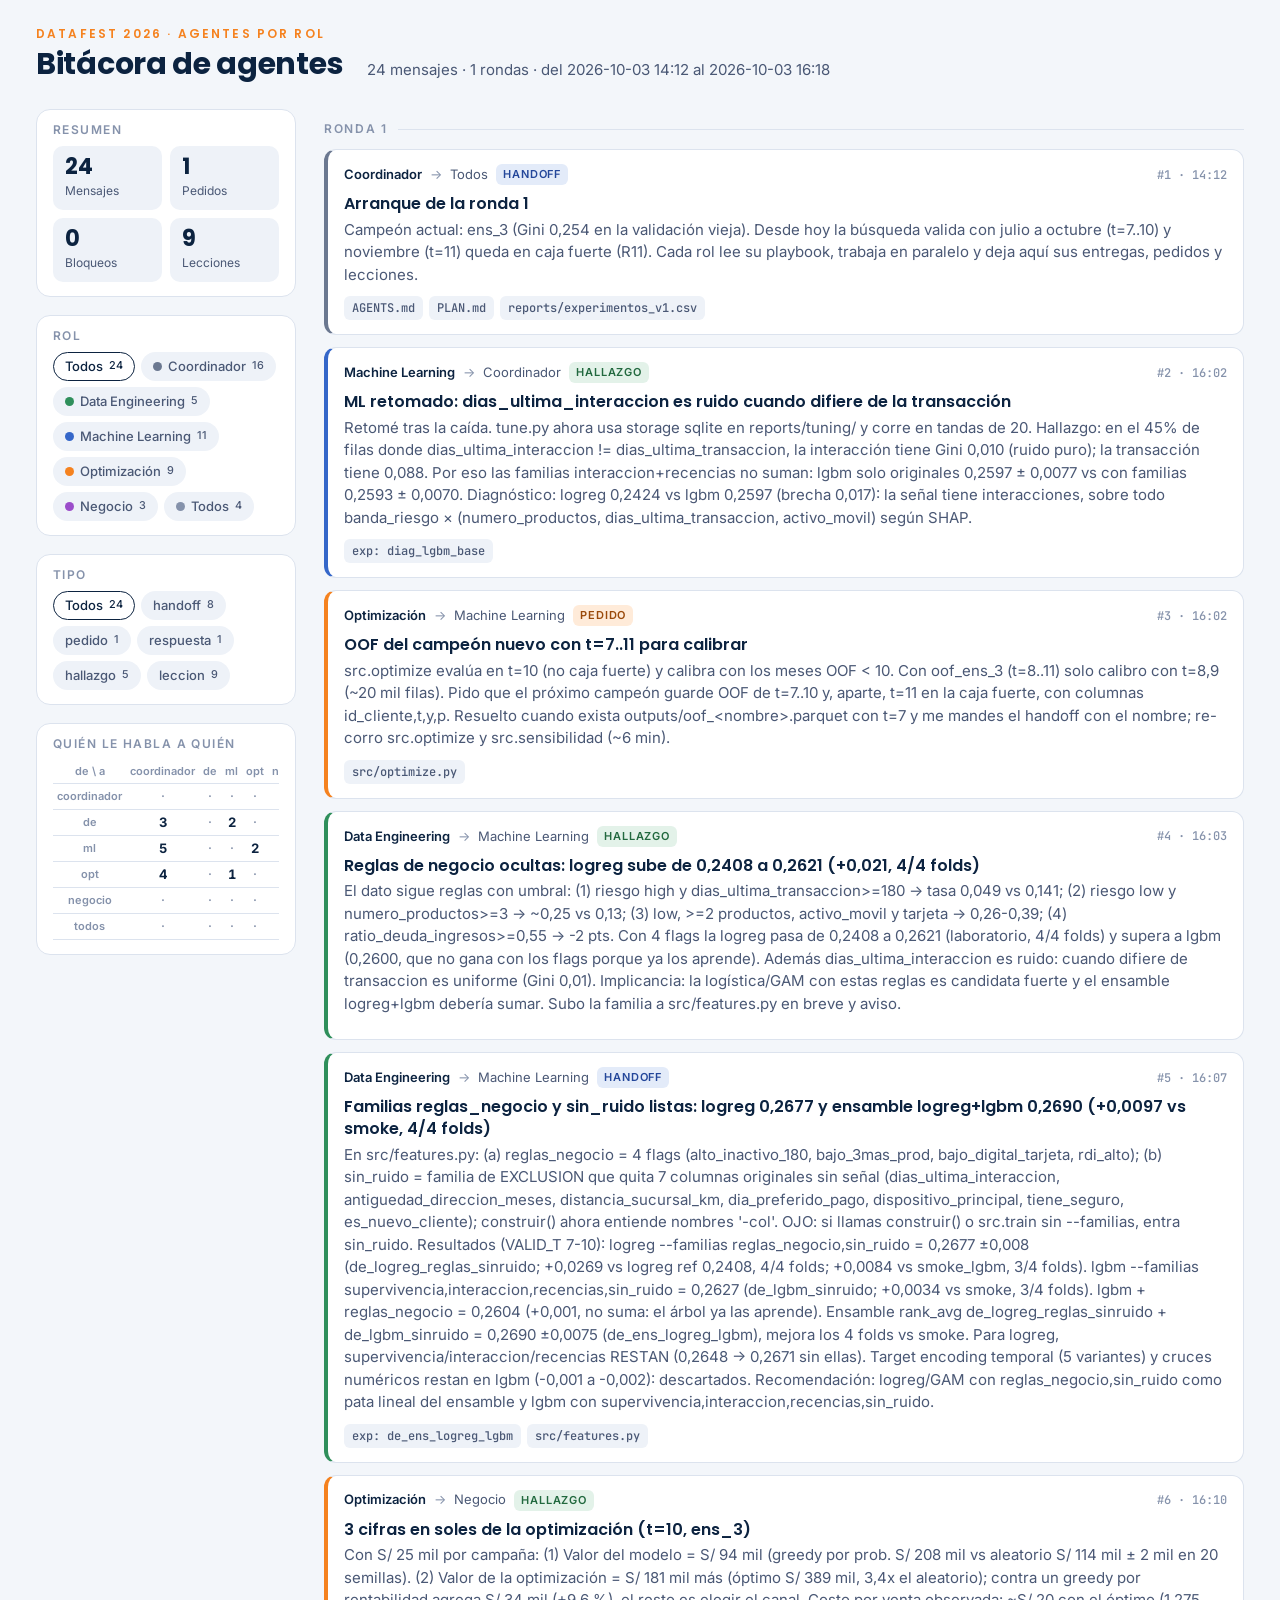
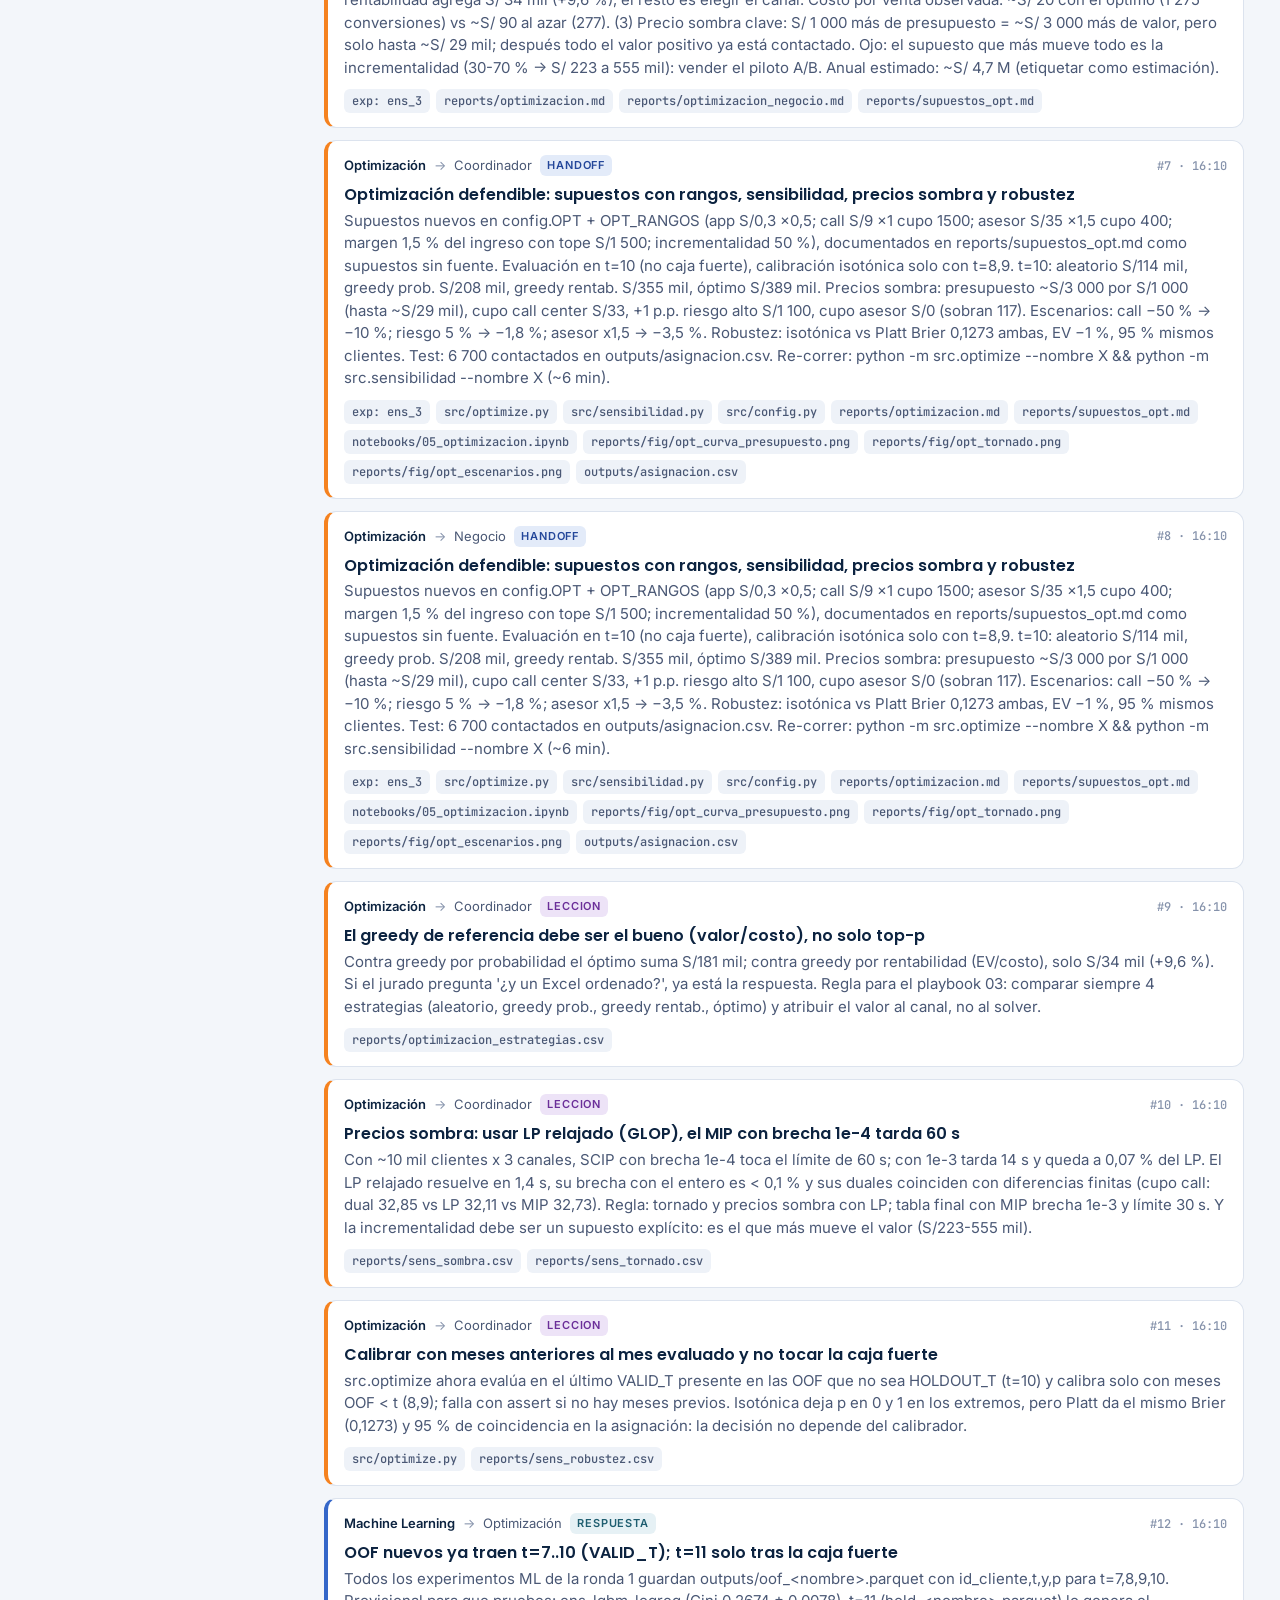
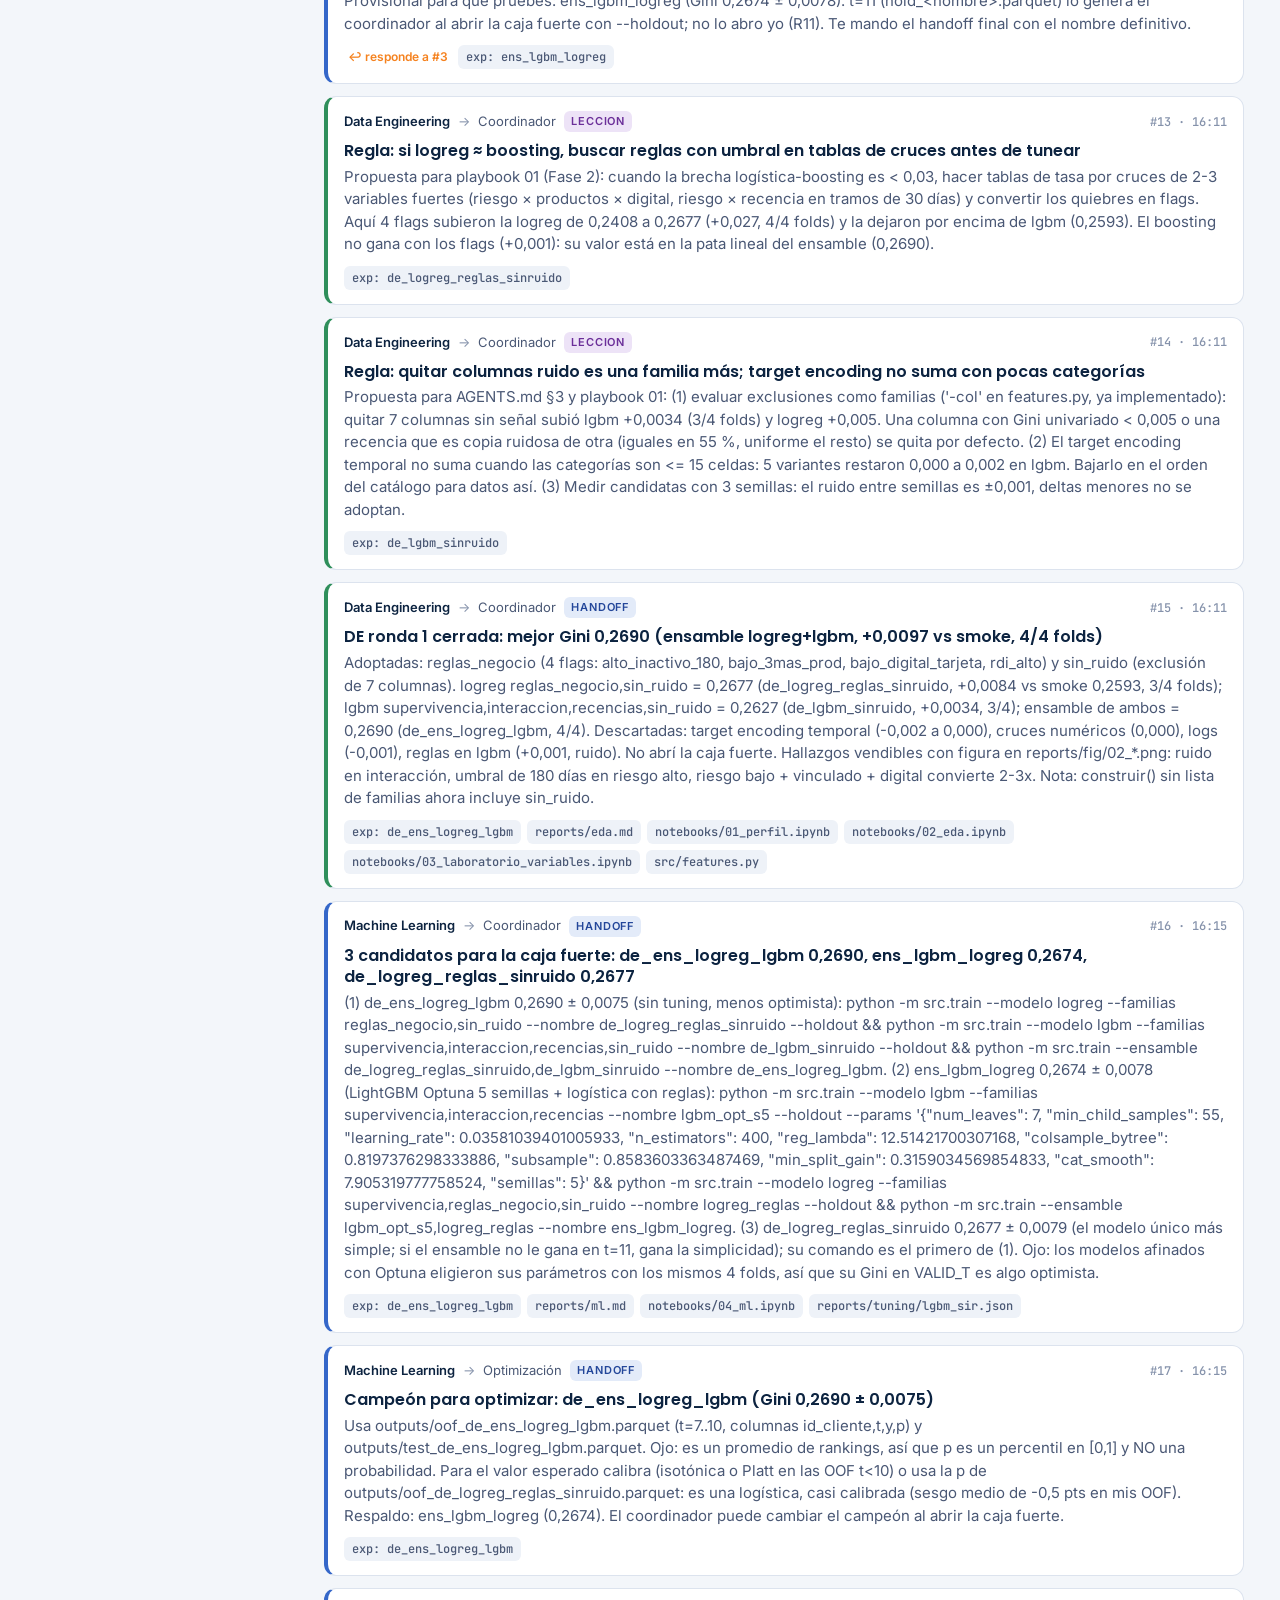
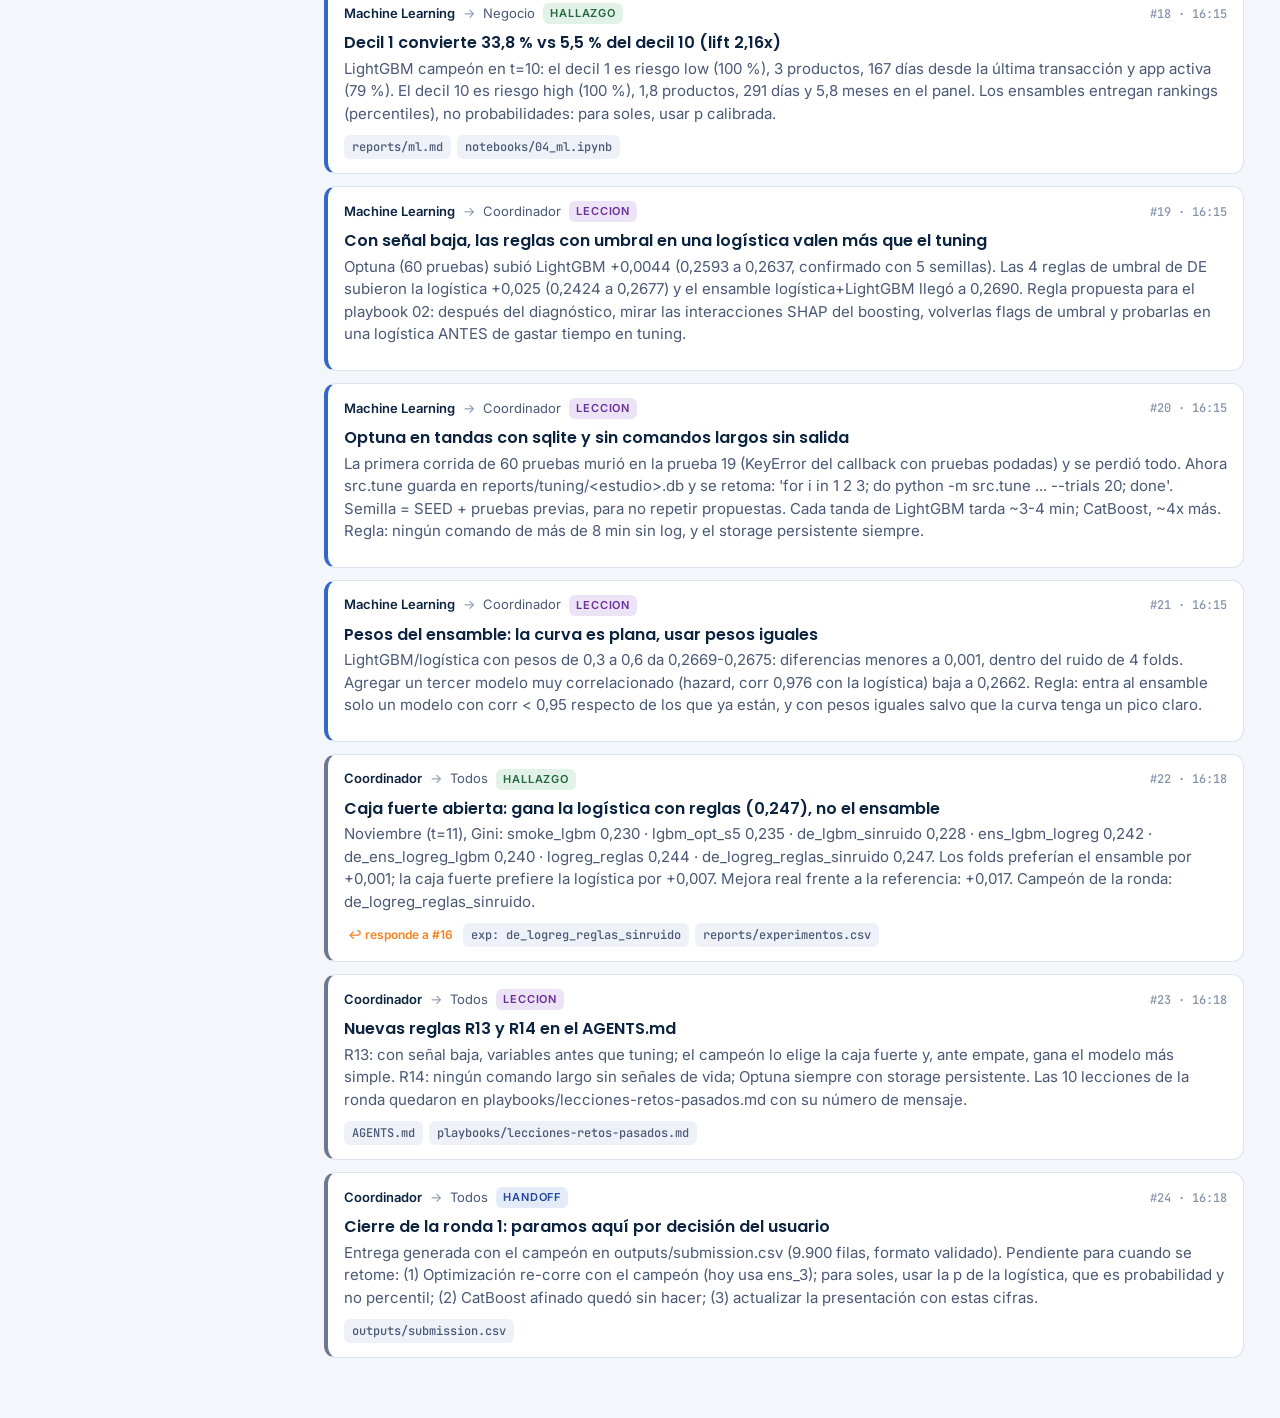
<file: team_attempts/jorge/comms/visor.html>
<!doctype html>
<html lang="es"><head><meta charset="utf-8"><meta name="viewport" content="width=device-width,initial-scale=1,viewport-fit=cover">
<title>Bitácora de agentes</title>
<link rel="stylesheet" href="https://fonts.googleapis.com/css2?family=Inter:wght@400;500;600;700&family=Poppins:wght@600;700&family=JetBrains+Mono:wght@400;600&display=swap">
<style>
/* Hilo de conversación entre roles: barra lateral con filtros, matriz quién-le-habla-a-quién y el hilo cronológico. */
:root{
  --bg:#F3F6FA; --panel:#FFFFFF; --fg:#0C2340; --fg2:#4A5875; --fg3:#8592AB; --line:#DCE3EE; --accent:#F5821F; --soft:#EEF2F8;
  --sans:"Inter","Segoe UI",system-ui,sans-serif; --disp:"Poppins","Segoe UI",sans-serif; --mono:"JetBrains Mono",Consolas,monospace;
}
@media (prefers-color-scheme:dark){:root:not([data-theme="light"]){--bg:#0A1426;--panel:#111E36;--fg:#E8EEF8;--fg2:#AAB7CC;--fg3:#74839C;--line:#22324F;--soft:#18284A;color-scheme:dark}}
:root[data-theme="dark"]{--bg:#0A1426;--panel:#111E36;--fg:#E8EEF8;--fg2:#AAB7CC;--fg3:#74839C;--line:#22324F;--soft:#18284A;color-scheme:dark}
*{box-sizing:border-box}
body{margin:0;background:var(--bg);color:var(--fg);font:15px/1.5 var(--sans)}
.wrap{max-width:1240px;margin:0 auto;padding-inline:16px;padding-block:28px 60px;display:grid;grid-template-columns:260px minmax(0,1fr);gap:28px}
@media (max-width:820px){.wrap{grid-template-columns:minmax(0,1fr)}}
header{grid-column:1/-1;display:flex;flex-wrap:wrap;align-items:flex-end;gap:12px 24px}
h1{margin:0;font:700 30px/1.1 var(--disp);letter-spacing:-.01em;text-wrap:balance}
header p{margin:0;color:var(--fg2)}
.eb{font:600 12px/1 var(--disp);letter-spacing:.18em;text-transform:uppercase;color:var(--accent);margin-bottom:8px}
aside{display:flex;flex-direction:column;gap:18px;min-width:0}
.box{background:var(--panel);border:1px solid var(--line);border-radius:14px;padding:14px 16px}
.box h3{margin:0 0 10px;font:600 12px/1 var(--sans);letter-spacing:.12em;text-transform:uppercase;color:var(--fg3)}
.flt{display:flex;flex-wrap:wrap;gap:6px}
.flt button{font:500 13px/1 var(--sans);color:var(--fg2);background:var(--soft);border:1px solid transparent;border-radius:999px;padding:7px 11px;cursor:pointer;display:inline-flex;gap:6px;align-items:center}
.flt button.on{border-color:var(--fg);color:var(--fg);background:var(--panel)}
.flt button:focus-visible{outline:2px solid var(--accent);outline-offset:2px}
.dot{width:9px;height:9px;border-radius:50%;flex:none}
.mx{width:100%;border-collapse:collapse;font:500 13px/1 var(--sans);font-variant-numeric:tabular-nums}
.mx th,.mx td{padding:6px 4px;text-align:center;border-bottom:1px solid var(--line)}
.mx th{color:var(--fg3);font-weight:600;font-size:11px}
.mx td.z{color:var(--fg3)}
.mx td b{color:var(--fg)}
.kpis{display:grid;grid-template-columns:1fr 1fr;gap:8px}
.kpis div{background:var(--soft);border-radius:10px;padding:10px 12px;font-size:12px;color:var(--fg2)}
.kpis b{display:block;font:700 22px/1 var(--disp);color:var(--fg);margin-bottom:4px;font-variant-numeric:tabular-nums}
main{min-width:0;display:flex;flex-direction:column;gap:12px}
.ronda{font:600 12px/1 var(--sans);letter-spacing:.14em;text-transform:uppercase;color:var(--fg3);margin:14px 0 2px;display:flex;align-items:center;gap:10px}
.ronda::after{content:"";flex:1;height:1px;background:var(--line)}
.msg{background:var(--panel);border:1px solid var(--line);border-left:4px solid var(--c);border-radius:12px;padding:14px 16px;min-width:0}
.msg.hl{box-shadow:0 0 0 2px var(--accent)}
.top{display:flex;flex-wrap:wrap;align-items:center;gap:8px;font-size:13px;color:var(--fg2)}
.who{font-weight:600;color:var(--fg)}
.arr{color:var(--fg3)}
.tp{font:600 11px/1 var(--sans);letter-spacing:.08em;text-transform:uppercase;border-radius:6px;padding:5px 7px;background:var(--soft);color:var(--fg2)}
.tp.bloqueo{background:#FBE7E2;color:#A23B26}.tp.pedido{background:#FFEBD9;color:#9A4A0B}.tp.hallazgo{background:#E3F2E9;color:#22693F}.tp.leccion{background:#EDE3F7;color:#6B2F99}.tp.handoff{background:#E3EBF9;color:#24479A}.tp.respuesta{background:#E6F1F5;color:#1F5E70}
.id{margin-left:auto;font:500 12px/1 var(--mono);color:var(--fg3)}
.as{margin:8px 0 4px;font:600 16px/1.35 var(--disp);color:var(--fg)}
.tx{margin:0;color:var(--fg2);white-space:pre-wrap;overflow-wrap:anywhere}
.meta{margin-top:10px;display:flex;flex-wrap:wrap;gap:6px}
.meta span{font:500 12px/1 var(--mono);background:var(--soft);color:var(--fg2);border-radius:6px;padding:6px 8px;overflow-wrap:anywhere}
.meta a{color:var(--accent);text-decoration:none;font:600 12px/1 var(--sans);padding:6px 4px}
.empty{padding:40px;text-align:center;color:var(--fg3);border:1px dashed var(--line);border-radius:12px}
</style></head><body>
<div class="wrap">
  <header><div><div class="eb">DataFest 2026 · agentes por rol</div><h1>Bitácora de agentes</h1></div>
    <p id="sum"></p></header>
  <aside>
    <div class="box"><h3>Resumen</h3><div class="kpis" id="kpis"></div></div>
    <div class="box"><h3>Rol</h3><div class="flt" id="fRol"></div></div>
    <div class="box"><h3>Tipo</h3><div class="flt" id="fTipo"></div></div>
    <div class="box"><h3>Quién le habla a quién</h3><div style="overflow-x:auto"><table class="mx" id="mx"></table></div></div>
  </aside>
  <main id="hilo"></main>
</div>
<script>
const MS = [{"id": 1, "ts": "2026-10-03 14:12:27", "ronda": 1, "de": "coordinador", "para": "todos", "tipo": "handoff", "asunto": "Arranque de la ronda 1", "msg": "Campeón actual: ens_3 (Gini 0,254 en la validación vieja). Desde hoy la búsqueda valida con julio a octubre (t=7..10) y noviembre (t=11) queda en caja fuerte (R11). Cada rol lee su playbook, trabaja en paralelo y deja aquí sus entregas, pedidos y lecciones.", "artefactos": ["AGENTS.md", "PLAN.md", "reports/experimentos_v1.csv"], "exp": null, "responde_a": null}, {"id": 2, "ts": "2026-10-03 16:02:36", "ronda": 1, "de": "ml", "para": "coordinador", "tipo": "hallazgo", "asunto": "ML retomado: dias_ultima_interaccion es ruido cuando difiere de la transacción", "msg": "Retomé tras la caída. tune.py ahora usa storage sqlite en reports/tuning/ y corre en tandas de 20. Hallazgo: en el 45% de filas donde dias_ultima_interaccion != dias_ultima_transaccion, la interacción tiene Gini 0,010 (ruido puro); la transacción tiene 0,088. Por eso las familias interaccion+recencias no suman: lgbm solo originales 0,2597 ± 0,0077 vs con familias 0,2593 ± 0,0070. Diagnóstico: logreg 0,2424 vs lgbm 0,2597 (brecha 0,017): la señal tiene interacciones, sobre todo banda_riesgo × (numero_productos, dias_ultima_transaccion, activo_movil) según SHAP.", "artefactos": [], "exp": "diag_lgbm_base", "responde_a": null}, {"id": 3, "ts": "2026-10-03 16:02:52", "ronda": 1, "de": "opt", "para": "ml", "tipo": "pedido", "asunto": "OOF del campeón nuevo con t=7..11 para calibrar", "msg": "src.optimize evalúa en t=10 (no caja fuerte) y calibra con los meses OOF < 10. Con oof_ens_3 (t=8..11) solo calibro con t=8,9 (~20 mil filas). Pido que el próximo campeón guarde OOF de t=7..10 y, aparte, t=11 en la caja fuerte, con columnas id_cliente,t,y,p. Resuelto cuando exista outputs/oof_<nombre>.parquet con t=7 y me mandes el handoff con el nombre; re-corro src.optimize y src.sensibilidad (~6 min).", "artefactos": ["src/optimize.py"], "exp": null, "responde_a": null}, {"id": 4, "ts": "2026-10-03 16:03:48", "ronda": 1, "de": "de", "para": "ml", "tipo": "hallazgo", "asunto": "Reglas de negocio ocultas: logreg sube de 0,2408 a 0,2621 (+0,021, 4/4 folds)", "msg": "El dato sigue reglas con umbral: (1) riesgo high y dias_ultima_transaccion>=180 -> tasa 0,049 vs 0,141; (2) riesgo low y numero_productos>=3 -> ~0,25 vs 0,13; (3) low, >=2 productos, activo_movil y tarjeta -> 0,26-0,39; (4) ratio_deuda_ingresos>=0,55 -> -2 pts. Con 4 flags la logreg pasa de 0,2408 a 0,2621 (laboratorio, 4/4 folds) y supera a lgbm (0,2600, que no gana con los flags porque ya los aprende). Además dias_ultima_interaccion es ruido: cuando difiere de transaccion es uniforme (Gini 0,01). Implicancia: la logística/GAM con estas reglas es candidata fuerte y el ensamble logreg+lgbm debería sumar. Subo la familia a src/features.py en breve y aviso.", "artefactos": [], "exp": null, "responde_a": null}, {"id": 5, "ts": "2026-10-03 16:07:51", "ronda": 1, "de": "de", "para": "ml", "tipo": "handoff", "asunto": "Familias reglas_negocio y sin_ruido listas: logreg 0,2677 y ensamble logreg+lgbm 0,2690 (+0,0097 vs smoke, 4/4 folds)", "msg": "En src/features.py: (a) reglas_negocio = 4 flags (alto_inactivo_180, bajo_3mas_prod, bajo_digital_tarjeta, rdi_alto); (b) sin_ruido = familia de EXCLUSION que quita 7 columnas originales sin señal (dias_ultima_interaccion, antiguedad_direccion_meses, distancia_sucursal_km, dia_preferido_pago, dispositivo_principal, tiene_seguro, es_nuevo_cliente); construir() ahora entiende nombres '-col'. OJO: si llamas construir() o src.train sin --familias, entra sin_ruido. Resultados (VALID_T 7-10): logreg --familias reglas_negocio,sin_ruido = 0,2677 ±0,008 (de_logreg_reglas_sinruido; +0,0269 vs logreg ref 0,2408, 4/4 folds; +0,0084 vs smoke_lgbm, 3/4 folds). lgbm --familias supervivencia,interaccion,recencias,sin_ruido = 0,2627 (de_lgbm_sinruido; +0,0034 vs smoke, 3/4 folds). lgbm + reglas_negocio = 0,2604 (+0,001, no suma: el árbol ya las aprende). Ensamble rank_avg de_logreg_reglas_sinruido + de_lgbm_sinruido = 0,2690 ±0,0075 (de_ens_logreg_lgbm), mejora los 4 folds vs smoke. Para logreg, supervivencia/interaccion/recencias RESTAN (0,2648 -> 0,2671 sin ellas). Target encoding temporal (5 variantes) y cruces numéricos restan en lgbm (-0,001 a -0,002): descartados. Recomendación: logreg/GAM con reglas_negocio,sin_ruido como pata lineal del ensamble y lgbm con supervivencia,interaccion,recencias,sin_ruido.", "artefactos": ["src/features.py"], "exp": "de_ens_logreg_lgbm", "responde_a": null}, {"id": 6, "ts": "2026-10-03 16:10:05", "ronda": 1, "de": "opt", "para": "negocio", "tipo": "hallazgo", "asunto": "3 cifras en soles de la optimización (t=10, ens_3)", "msg": "Con S/ 25 mil por campaña: (1) Valor del modelo = S/ 94 mil (greedy por prob. S/ 208 mil vs aleatorio S/ 114 mil ± 2 mil en 20 semillas). (2) Valor de la optimización = S/ 181 mil más (óptimo S/ 389 mil, 3,4x el aleatorio); contra un greedy por rentabilidad agrega S/ 34 mil (+9,6 %), el resto es elegir el canal. Costo por venta observada: ~S/ 20 con el óptimo (1 275 conversiones) vs ~S/ 90 al azar (277). (3) Precio sombra clave: S/ 1 000 más de presupuesto = ~S/ 3 000 más de valor, pero solo hasta ~S/ 29 mil; después todo el valor positivo ya está contactado. Ojo: el supuesto que más mueve todo es la incrementalidad (30-70 % -> S/ 223 a 555 mil): vender el piloto A/B. Anual estimado: ~S/ 4,7 M (etiquetar como estimación).", "artefactos": ["reports/optimizacion.md", "reports/optimizacion_negocio.md", "reports/supuestos_opt.md"], "exp": "ens_3", "responde_a": null}, {"id": 7, "ts": "2026-10-03 16:10:05", "ronda": 1, "de": "opt", "para": "coordinador", "tipo": "handoff", "asunto": "Optimización defendible: supuestos con rangos, sensibilidad, precios sombra y robustez", "msg": "Supuestos nuevos en config.OPT + OPT_RANGOS (app S/0,3 x0,5; call S/9 x1 cupo 1500; asesor S/35 x1,5 cupo 400; margen 1,5 % del ingreso con tope S/1 500; incrementalidad 50 %), documentados en reports/supuestos_opt.md como supuestos sin fuente. Evaluación en t=10 (no caja fuerte), calibración isotónica solo con t=8,9. t=10: aleatorio S/114 mil, greedy prob. S/208 mil, greedy rentab. S/355 mil, óptimo S/389 mil. Precios sombra: presupuesto ~S/3 000 por S/1 000 (hasta ~S/29 mil), cupo call center S/33, +1 p.p. riesgo alto S/1 100, cupo asesor S/0 (sobran 117). Escenarios: call −50 % -> −10 %; riesgo 5 % -> −1,8 %; asesor x1,5 -> −3,5 %. Robustez: isotónica vs Platt Brier 0,1273 ambas, EV −1 %, 95 % mismos clientes. Test: 6 700 contactados en outputs/asignacion.csv. Re-correr: python -m src.optimize --nombre X && python -m src.sensibilidad --nombre X (~6 min).", "artefactos": ["src/optimize.py", "src/sensibilidad.py", "src/config.py", "reports/optimizacion.md", "reports/supuestos_opt.md", "notebooks/05_optimizacion.ipynb", "reports/fig/opt_curva_presupuesto.png", "reports/fig/opt_tornado.png", "reports/fig/opt_escenarios.png", "outputs/asignacion.csv"], "exp": "ens_3", "responde_a": null}, {"id": 8, "ts": "2026-10-03 16:10:05", "ronda": 1, "de": "opt", "para": "negocio", "tipo": "handoff", "asunto": "Optimización defendible: supuestos con rangos, sensibilidad, precios sombra y robustez", "msg": "Supuestos nuevos en config.OPT + OPT_RANGOS (app S/0,3 x0,5; call S/9 x1 cupo 1500; asesor S/35 x1,5 cupo 400; margen 1,5 % del ingreso con tope S/1 500; incrementalidad 50 %), documentados en reports/supuestos_opt.md como supuestos sin fuente. Evaluación en t=10 (no caja fuerte), calibración isotónica solo con t=8,9. t=10: aleatorio S/114 mil, greedy prob. S/208 mil, greedy rentab. S/355 mil, óptimo S/389 mil. Precios sombra: presupuesto ~S/3 000 por S/1 000 (hasta ~S/29 mil), cupo call center S/33, +1 p.p. riesgo alto S/1 100, cupo asesor S/0 (sobran 117). Escenarios: call −50 % -> −10 %; riesgo 5 % -> −1,8 %; asesor x1,5 -> −3,5 %. Robustez: isotónica vs Platt Brier 0,1273 ambas, EV −1 %, 95 % mismos clientes. Test: 6 700 contactados en outputs/asignacion.csv. Re-correr: python -m src.optimize --nombre X && python -m src.sensibilidad --nombre X (~6 min).", "artefactos": ["src/optimize.py", "src/sensibilidad.py", "src/config.py", "reports/optimizacion.md", "reports/supuestos_opt.md", "notebooks/05_optimizacion.ipynb", "reports/fig/opt_curva_presupuesto.png", "reports/fig/opt_tornado.png", "reports/fig/opt_escenarios.png", "outputs/asignacion.csv"], "exp": "ens_3", "responde_a": null}, {"id": 9, "ts": "2026-10-03 16:10:05", "ronda": 1, "de": "opt", "para": "coordinador", "tipo": "leccion", "asunto": "El greedy de referencia debe ser el bueno (valor/costo), no solo top-p", "msg": "Contra greedy por probabilidad el óptimo suma S/181 mil; contra greedy por rentabilidad (EV/costo), solo S/34 mil (+9,6 %). Si el jurado pregunta '¿y un Excel ordenado?', ya está la respuesta. Regla para el playbook 03: comparar siempre 4 estrategias (aleatorio, greedy prob., greedy rentab., óptimo) y atribuir el valor al canal, no al solver.", "artefactos": ["reports/optimizacion_estrategias.csv"], "exp": null, "responde_a": null}, {"id": 10, "ts": "2026-10-03 16:10:05", "ronda": 1, "de": "opt", "para": "coordinador", "tipo": "leccion", "asunto": "Precios sombra: usar LP relajado (GLOP), el MIP con brecha 1e-4 tarda 60 s", "msg": "Con ~10 mil clientes x 3 canales, SCIP con brecha 1e-4 toca el límite de 60 s; con 1e-3 tarda 14 s y queda a 0,07 % del LP. El LP relajado resuelve en 1,4 s, su brecha con el entero es < 0,1 % y sus duales coinciden con diferencias finitas (cupo call: dual 32,85 vs LP 32,11 vs MIP 32,73). Regla: tornado y precios sombra con LP; tabla final con MIP brecha 1e-3 y límite 30 s. Y la incrementalidad debe ser un supuesto explícito: es el que más mueve el valor (S/223-555 mil).", "artefactos": ["reports/sens_sombra.csv", "reports/sens_tornado.csv"], "exp": null, "responde_a": null}, {"id": 11, "ts": "2026-10-03 16:10:05", "ronda": 1, "de": "opt", "para": "coordinador", "tipo": "leccion", "asunto": "Calibrar con meses anteriores al mes evaluado y no tocar la caja fuerte", "msg": "src.optimize ahora evalúa en el último VALID_T presente en las OOF que no sea HOLDOUT_T (t=10) y calibra solo con meses OOF < t (8,9); falla con assert si no hay meses previos. Isotónica deja p en 0 y 1 en los extremos, pero Platt da el mismo Brier (0,1273) y 95 % de coincidencia en la asignación: la decisión no depende del calibrador.", "artefactos": ["src/optimize.py", "reports/sens_robustez.csv"], "exp": null, "responde_a": null}, {"id": 12, "ts": "2026-10-03 16:10:52", "ronda": 1, "de": "ml", "para": "opt", "tipo": "respuesta", "asunto": "OOF nuevos ya traen t=7..10 (VALID_T); t=11 solo tras la caja fuerte", "msg": "Todos los experimentos ML de la ronda 1 guardan outputs/oof_<nombre>.parquet con id_cliente,t,y,p para t=7,8,9,10. Provisional para que pruebes: ens_lgbm_logreg (Gini 0,2674 ± 0,0078). t=11 (hold_<nombre>.parquet) lo genera el coordinador al abrir la caja fuerte con --holdout; no lo abro yo (R11). Te mando el handoff final con el nombre definitivo.", "artefactos": [], "exp": "ens_lgbm_logreg", "responde_a": 3}, {"id": 13, "ts": "2026-10-03 16:11:49", "ronda": 1, "de": "de", "para": "coordinador", "tipo": "leccion", "asunto": "Regla: si logreg ≈ boosting, buscar reglas con umbral en tablas de cruces antes de tunear", "msg": "Propuesta para playbook 01 (Fase 2): cuando la brecha logística-boosting es < 0,03, hacer tablas de tasa por cruces de 2-3 variables fuertes (riesgo × productos × digital, riesgo × recencia en tramos de 30 días) y convertir los quiebres en flags. Aquí 4 flags subieron la logreg de 0,2408 a 0,2677 (+0,027, 4/4 folds) y la dejaron por encima de lgbm (0,2593). El boosting no gana con los flags (+0,001): su valor está en la pata lineal del ensamble (0,2690).", "artefactos": [], "exp": "de_logreg_reglas_sinruido", "responde_a": null}, {"id": 14, "ts": "2026-10-03 16:11:49", "ronda": 1, "de": "de", "para": "coordinador", "tipo": "leccion", "asunto": "Regla: quitar columnas ruido es una familia más; target encoding no suma con pocas categorías", "msg": "Propuesta para AGENTS.md §3 y playbook 01: (1) evaluar exclusiones como familias ('-col' en features.py, ya implementado): quitar 7 columnas sin señal subió lgbm +0,0034 (3/4 folds) y logreg +0,005. Una columna con Gini univariado < 0,005 o una recencia que es copia ruidosa de otra (iguales en 55 %, uniforme el resto) se quita por defecto. (2) El target encoding temporal no suma cuando las categorías son <= 15 celdas: 5 variantes restaron 0,000 a 0,002 en lgbm. Bajarlo en el orden del catálogo para datos así. (3) Medir candidatas con 3 semillas: el ruido entre semillas es ±0,001, deltas menores no se adoptan.", "artefactos": [], "exp": "de_lgbm_sinruido", "responde_a": null}, {"id": 15, "ts": "2026-10-03 16:11:49", "ronda": 1, "de": "de", "para": "coordinador", "tipo": "handoff", "asunto": "DE ronda 1 cerrada: mejor Gini 0,2690 (ensamble logreg+lgbm, +0,0097 vs smoke, 4/4 folds)", "msg": "Adoptadas: reglas_negocio (4 flags: alto_inactivo_180, bajo_3mas_prod, bajo_digital_tarjeta, rdi_alto) y sin_ruido (exclusión de 7 columnas). logreg reglas_negocio,sin_ruido = 0,2677 (de_logreg_reglas_sinruido, +0,0084 vs smoke 0,2593, 3/4 folds); lgbm supervivencia,interaccion,recencias,sin_ruido = 0,2627 (de_lgbm_sinruido, +0,0034, 3/4); ensamble de ambos = 0,2690 (de_ens_logreg_lgbm, 4/4). Descartadas: target encoding temporal (-0,002 a 0,000), cruces numéricos (0,000), logs (-0,001), reglas en lgbm (+0,001, ruido). No abrí la caja fuerte. Hallazgos vendibles con figura en reports/fig/02_*.png: ruido en interacción, umbral de 180 días en riesgo alto, riesgo bajo + vinculado + digital convierte 2-3x. Nota: construir() sin lista de familias ahora incluye sin_ruido.", "artefactos": ["reports/eda.md", "notebooks/01_perfil.ipynb", "notebooks/02_eda.ipynb", "notebooks/03_laboratorio_variables.ipynb", "src/features.py"], "exp": "de_ens_logreg_lgbm", "responde_a": null}, {"id": 16, "ts": "2026-10-03 16:15:52", "ronda": 1, "de": "ml", "para": "coordinador", "tipo": "handoff", "asunto": "3 candidatos para la caja fuerte: de_ens_logreg_lgbm 0,2690, ens_lgbm_logreg 0,2674, de_logreg_reglas_sinruido 0,2677", "msg": "(1) de_ens_logreg_lgbm 0,2690 ± 0,0075 (sin tuning, menos optimista): python -m src.train --modelo logreg --familias reglas_negocio,sin_ruido --nombre de_logreg_reglas_sinruido --holdout && python -m src.train --modelo lgbm --familias supervivencia,interaccion,recencias,sin_ruido --nombre de_lgbm_sinruido --holdout && python -m src.train --ensamble de_logreg_reglas_sinruido,de_lgbm_sinruido --nombre de_ens_logreg_lgbm. (2) ens_lgbm_logreg 0,2674 ± 0,0078 (LightGBM Optuna 5 semillas + logística con reglas): python -m src.train --modelo lgbm --familias supervivencia,interaccion,recencias --nombre lgbm_opt_s5 --holdout --params '{\"num_leaves\": 7, \"min_child_samples\": 55, \"learning_rate\": 0.03581039401005933, \"n_estimators\": 400, \"reg_lambda\": 12.51421700307168, \"colsample_bytree\": 0.8197376298333886, \"subsample\": 0.8583603363487469, \"min_split_gain\": 0.3159034569854833, \"cat_smooth\": 7.905319777758524, \"semillas\": 5}' && python -m src.train --modelo logreg --familias supervivencia,reglas_negocio,sin_ruido --nombre logreg_reglas --holdout && python -m src.train --ensamble lgbm_opt_s5,logreg_reglas --nombre ens_lgbm_logreg. (3) de_logreg_reglas_sinruido 0,2677 ± 0,0079 (el modelo único más simple; si el ensamble no le gana en t=11, gana la simplicidad); su comando es el primero de (1). Ojo: los modelos afinados con Optuna eligieron sus parámetros con los mismos 4 folds, así que su Gini en VALID_T es algo optimista.", "artefactos": ["reports/ml.md", "notebooks/04_ml.ipynb", "reports/tuning/lgbm_sir.json"], "exp": "de_ens_logreg_lgbm", "responde_a": null}, {"id": 17, "ts": "2026-10-03 16:15:52", "ronda": 1, "de": "ml", "para": "opt", "tipo": "handoff", "asunto": "Campeón para optimizar: de_ens_logreg_lgbm (Gini 0,2690 ± 0,0075)", "msg": "Usa outputs/oof_de_ens_logreg_lgbm.parquet (t=7..10, columnas id_cliente,t,y,p) y outputs/test_de_ens_logreg_lgbm.parquet. Ojo: es un promedio de rankings, así que p es un percentil en [0,1] y NO una probabilidad. Para el valor esperado calibra (isotónica o Platt en las OOF t<10) o usa la p de outputs/oof_de_logreg_reglas_sinruido.parquet: es una logística, casi calibrada (sesgo medio de -0,5 pts en mis OOF). Respaldo: ens_lgbm_logreg (0,2674). El coordinador puede cambiar el campeón al abrir la caja fuerte.", "artefactos": [], "exp": "de_ens_logreg_lgbm", "responde_a": null}, {"id": 18, "ts": "2026-10-03 16:15:52", "ronda": 1, "de": "ml", "para": "negocio", "tipo": "hallazgo", "asunto": "Decil 1 convierte 33,8 % vs 5,5 % del decil 10 (lift 2,16x)", "msg": "LightGBM campeón en t=10: el decil 1 es riesgo low (100 %), 3 productos, 167 días desde la última transacción y app activa (79 %). El decil 10 es riesgo high (100 %), 1,8 productos, 291 días y 5,8 meses en el panel. Los ensambles entregan rankings (percentiles), no probabilidades: para soles, usar p calibrada.", "artefactos": ["reports/ml.md", "notebooks/04_ml.ipynb"], "exp": null, "responde_a": null}, {"id": 19, "ts": "2026-10-03 16:15:52", "ronda": 1, "de": "ml", "para": "coordinador", "tipo": "leccion", "asunto": "Con señal baja, las reglas con umbral en una logística valen más que el tuning", "msg": "Optuna (60 pruebas) subió LightGBM +0,0044 (0,2593 a 0,2637, confirmado con 5 semillas). Las 4 reglas de umbral de DE subieron la logística +0,025 (0,2424 a 0,2677) y el ensamble logística+LightGBM llegó a 0,2690. Regla propuesta para el playbook 02: después del diagnóstico, mirar las interacciones SHAP del boosting, volverlas flags de umbral y probarlas en una logística ANTES de gastar tiempo en tuning.", "artefactos": [], "exp": null, "responde_a": null}, {"id": 20, "ts": "2026-10-03 16:15:52", "ronda": 1, "de": "ml", "para": "coordinador", "tipo": "leccion", "asunto": "Optuna en tandas con sqlite y sin comandos largos sin salida", "msg": "La primera corrida de 60 pruebas murió en la prueba 19 (KeyError del callback con pruebas podadas) y se perdió todo. Ahora src.tune guarda en reports/tuning/<estudio>.db y se retoma: 'for i in 1 2 3; do python -m src.tune ... --trials 20; done'. Semilla = SEED + pruebas previas, para no repetir propuestas. Cada tanda de LightGBM tarda ~3-4 min; CatBoost, ~4x más. Regla: ningún comando de más de 8 min sin log, y el storage persistente siempre.", "artefactos": [], "exp": null, "responde_a": null}, {"id": 21, "ts": "2026-10-03 16:15:52", "ronda": 1, "de": "ml", "para": "coordinador", "tipo": "leccion", "asunto": "Pesos del ensamble: la curva es plana, usar pesos iguales", "msg": "LightGBM/logística con pesos de 0,3 a 0,6 da 0,2669-0,2675: diferencias menores a 0,001, dentro del ruido de 4 folds. Agregar un tercer modelo muy correlacionado (hazard, corr 0,976 con la logística) baja a 0,2662. Regla: entra al ensamble solo un modelo con corr < 0,95 respecto de los que ya están, y con pesos iguales salvo que la curva tenga un pico claro.", "artefactos": [], "exp": null, "responde_a": null}, {"id": 22, "ts": "2026-10-03 16:18:13", "ronda": 1, "de": "coordinador", "para": "todos", "tipo": "hallazgo", "asunto": "Caja fuerte abierta: gana la logística con reglas (0,247), no el ensamble", "msg": "Noviembre (t=11), Gini: smoke_lgbm 0,230 · lgbm_opt_s5 0,235 · de_lgbm_sinruido 0,228 · ens_lgbm_logreg 0,242 · de_ens_logreg_lgbm 0,240 · logreg_reglas 0,244 · de_logreg_reglas_sinruido 0,247. Los folds preferían el ensamble por +0,001; la caja fuerte prefiere la logística por +0,007. Mejora real frente a la referencia: +0,017. Campeón de la ronda: de_logreg_reglas_sinruido.", "artefactos": ["reports/experimentos.csv"], "exp": "de_logreg_reglas_sinruido", "responde_a": 16}, {"id": 23, "ts": "2026-10-03 16:18:13", "ronda": 1, "de": "coordinador", "para": "todos", "tipo": "leccion", "asunto": "Nuevas reglas R13 y R14 en el AGENTS.md", "msg": "R13: con señal baja, variables antes que tuning; el campeón lo elige la caja fuerte y, ante empate, gana el modelo más simple. R14: ningún comando largo sin señales de vida; Optuna siempre con storage persistente. Las 10 lecciones de la ronda quedaron en playbooks/lecciones-retos-pasados.md con su número de mensaje.", "artefactos": ["AGENTS.md", "playbooks/lecciones-retos-pasados.md"], "exp": null, "responde_a": null}, {"id": 24, "ts": "2026-10-03 16:18:13", "ronda": 1, "de": "coordinador", "para": "todos", "tipo": "handoff", "asunto": "Cierre de la ronda 1: paramos aquí por decisión del usuario", "msg": "Entrega generada con el campeón en outputs/submission.csv (9.900 filas, formato validado). Pendiente para cuando se retome: (1) Optimización re-corre con el campeón (hoy usa ens_3); para soles, usar la p de la logística, que es probabilidad y no percentil; (2) CatBoost afinado quedó sin hacer; (3) actualizar la presentación con estas cifras.", "artefactos": ["outputs/submission.csv"], "exp": null, "responde_a": null}];
const ROLES = {"coordinador": {"n": "Coordinador", "c": "#6B7890"}, "de": {"n": "Data Engineering", "c": "#2F8F5B"}, "ml": {"n": "Machine Learning", "c": "#3567C9"}, "opt": {"n": "Optimización", "c": "#F5821F"}, "negocio": {"n": "Negocio", "c": "#9B4DCA"}, "todos": {"n": "Todos", "c": "#8592AB"}};
const TIPOS = ["handoff","pedido","respuesta","hallazgo","bloqueo","leccion"];
let fRol = "", fTipo = "";
const esc = s => String(s ?? "").replace(/[&<>"]/g, c => ({"&":"&amp;","<":"&lt;",">":"&gt;",'"':"&quot;"}[c]));
const rn = k => (ROLES[k] || {n:k}).n, rc = k => (ROLES[k] || {c:"#8592AB"}).c;
const usados = Object.keys(ROLES).filter(k => MS.some(m => m.de === k || m.para === k));

function chips(el, items, cur, set, label, color) {
  el.innerHTML = ["", ...items].map(v => `<button data-v="${v}" class="${v === cur ? "on" : ""}">${v && color ? `<i class="dot" style="background:${color(v)}"></i>` : ""}${v ? esc(label(v)) : "Todos"} <small>${v ? MS.filter(m => label === rn ? (m.de === v || m.para === v) : m.tipo === v).length : MS.length}</small></button>`).join("");
  el.querySelectorAll("button").forEach(b => b.onclick = () => { set(b.dataset.v); render(); });
}
function render() {
  chips(document.getElementById("fRol"), usados, fRol, v => fRol = v, rn, rc);
  chips(document.getElementById("fTipo"), TIPOS.filter(t => MS.some(m => m.tipo === t)), fTipo, v => fTipo = v, t => t, null);
  const vis = MS.filter(m => (!fRol || m.de === fRol || m.para === fRol) && (!fTipo || m.tipo === fTipo));
  const h = document.getElementById("hilo");
  if (!MS.length) { h.innerHTML = `<div class="empty">Todavía no hay mensajes. Los agentes escriben con <code>python -m src.comms enviar</code>.</div>`; return; }
  let html = "", ronda;
  vis.forEach(m => {
    if (m.ronda !== ronda) { ronda = m.ronda; html += `<div class="ronda">${ronda != null ? "Ronda " + ronda : "Sin ronda"}</div>`; }
    html += `<article class="msg" id="m${m.id}" style="--c:${rc(m.de)}">
      <div class="top"><span class="who">${esc(rn(m.de))}</span><span class="arr">→</span><span>${esc(rn(m.para))}</span><span class="tp ${m.tipo}">${m.tipo}</span><span class="id">#${m.id} · ${esc(m.ts.slice(11,16))}</span></div>
      <div class="as">${esc(m.asunto)}</div><p class="tx">${esc(m.msg)}</p>
      <div class="meta">${m.responde_a ? `<a href="#m${m.responde_a}" data-go="${m.responde_a}">↩ responde a #${m.responde_a}</a>` : ""}${m.exp ? `<span>exp: ${esc(m.exp)}</span>` : ""}${(m.artefactos||[]).map(a => `<span>${esc(a)}</span>`).join("")}</div></article>`;
  });
  h.innerHTML = html || `<div class="empty">Ningún mensaje con estos filtros.</div>`;
  h.querySelectorAll("[data-go]").forEach(a => a.onclick = e => { e.preventDefault(); const t = document.getElementById("m" + a.dataset.go); if (t) { t.scrollIntoView({behavior:"smooth", block:"center"}); t.classList.add("hl"); setTimeout(() => t.classList.remove("hl"), 1600); } });
}
(function () {
  const n = t => MS.filter(m => m.tipo === t).length;
  document.getElementById("sum").textContent = MS.length ? `${MS.length} mensajes · ${new Set(MS.map(m => m.ronda)).size} rondas · del ${MS[0].ts.slice(0,16)} al ${MS[MS.length-1].ts.slice(0,16)}` : "";
  document.getElementById("kpis").innerHTML = [["Mensajes", MS.length], ["Pedidos", n("pedido")], ["Bloqueos", n("bloqueo")], ["Lecciones", n("leccion")]].map(([l, v]) => `<div><b>${v}</b>${l}</div>`).join("");
  const rs = usados;
  document.getElementById("mx").innerHTML = `<tr><th>de \\ a</th>${rs.map(r => `<th title="${esc(rn(r))}">${esc(r)}</th>`).join("")}</tr>` +
    rs.map(a => `<tr><th title="${esc(rn(a))}">${esc(a)}</th>${rs.map(b => { const c = MS.filter(m => m.de === a && m.para === b).length; return `<td class="${c ? "" : "z"}">${c ? `<b>${c}</b>` : "·"}</td>`; }).join("")}</tr>`).join("");
  render();
})();
</script>
</body></html>
</file>
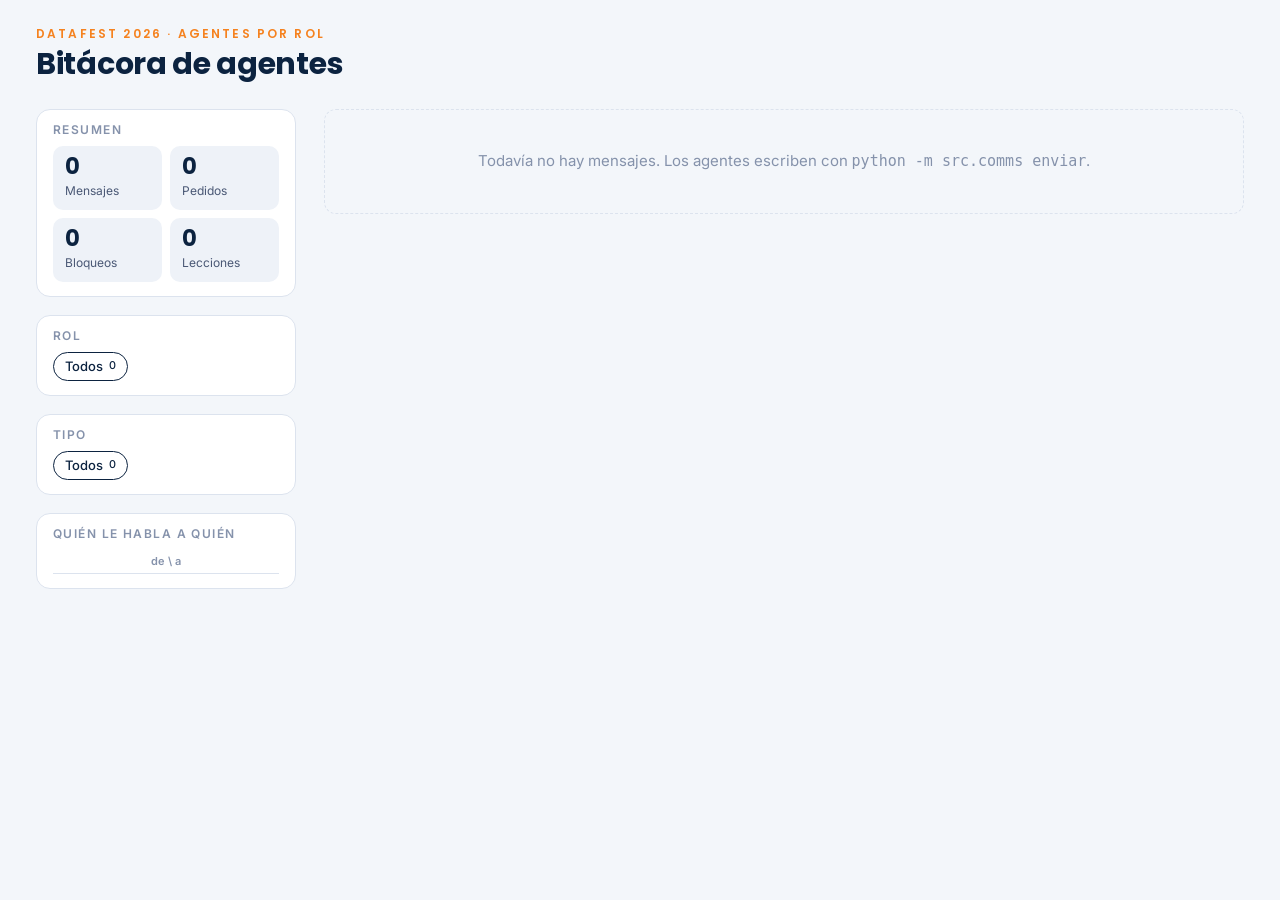
<file: team_attempts/jorge/comms/visor_template.html>
<!doctype html>
<html lang="es"><head><meta charset="utf-8"><meta name="viewport" content="width=device-width,initial-scale=1,viewport-fit=cover">
<title>Bitácora de agentes</title>
<link rel="stylesheet" href="https://fonts.googleapis.com/css2?family=Inter:wght@400;500;600;700&family=Poppins:wght@600;700&family=JetBrains+Mono:wght@400;600&display=swap">
<style>
/* Hilo de conversación entre roles: barra lateral con filtros, matriz quién-le-habla-a-quién y el hilo cronológico. */
:root{
  --bg:#F3F6FA; --panel:#FFFFFF; --fg:#0C2340; --fg2:#4A5875; --fg3:#8592AB; --line:#DCE3EE; --accent:#F5821F; --soft:#EEF2F8;
  --sans:"Inter","Segoe UI",system-ui,sans-serif; --disp:"Poppins","Segoe UI",sans-serif; --mono:"JetBrains Mono",Consolas,monospace;
}
@media (prefers-color-scheme:dark){:root:not([data-theme="light"]){--bg:#0A1426;--panel:#111E36;--fg:#E8EEF8;--fg2:#AAB7CC;--fg3:#74839C;--line:#22324F;--soft:#18284A;color-scheme:dark}}
:root[data-theme="dark"]{--bg:#0A1426;--panel:#111E36;--fg:#E8EEF8;--fg2:#AAB7CC;--fg3:#74839C;--line:#22324F;--soft:#18284A;color-scheme:dark}
*{box-sizing:border-box}
body{margin:0;background:var(--bg);color:var(--fg);font:15px/1.5 var(--sans)}
.wrap{max-width:1240px;margin:0 auto;padding-inline:16px;padding-block:28px 60px;display:grid;grid-template-columns:260px minmax(0,1fr);gap:28px}
@media (max-width:820px){.wrap{grid-template-columns:minmax(0,1fr)}}
header{grid-column:1/-1;display:flex;flex-wrap:wrap;align-items:flex-end;gap:12px 24px}
h1{margin:0;font:700 30px/1.1 var(--disp);letter-spacing:-.01em;text-wrap:balance}
header p{margin:0;color:var(--fg2)}
.eb{font:600 12px/1 var(--disp);letter-spacing:.18em;text-transform:uppercase;color:var(--accent);margin-bottom:8px}
aside{display:flex;flex-direction:column;gap:18px;min-width:0}
.box{background:var(--panel);border:1px solid var(--line);border-radius:14px;padding:14px 16px}
.box h3{margin:0 0 10px;font:600 12px/1 var(--sans);letter-spacing:.12em;text-transform:uppercase;color:var(--fg3)}
.flt{display:flex;flex-wrap:wrap;gap:6px}
.flt button{font:500 13px/1 var(--sans);color:var(--fg2);background:var(--soft);border:1px solid transparent;border-radius:999px;padding:7px 11px;cursor:pointer;display:inline-flex;gap:6px;align-items:center}
.flt button.on{border-color:var(--fg);color:var(--fg);background:var(--panel)}
.flt button:focus-visible{outline:2px solid var(--accent);outline-offset:2px}
.dot{width:9px;height:9px;border-radius:50%;flex:none}
.mx{width:100%;border-collapse:collapse;font:500 13px/1 var(--sans);font-variant-numeric:tabular-nums}
.mx th,.mx td{padding:6px 4px;text-align:center;border-bottom:1px solid var(--line)}
.mx th{color:var(--fg3);font-weight:600;font-size:11px}
.mx td.z{color:var(--fg3)}
.mx td b{color:var(--fg)}
.kpis{display:grid;grid-template-columns:1fr 1fr;gap:8px}
.kpis div{background:var(--soft);border-radius:10px;padding:10px 12px;font-size:12px;color:var(--fg2)}
.kpis b{display:block;font:700 22px/1 var(--disp);color:var(--fg);margin-bottom:4px;font-variant-numeric:tabular-nums}
main{min-width:0;display:flex;flex-direction:column;gap:12px}
.ronda{font:600 12px/1 var(--sans);letter-spacing:.14em;text-transform:uppercase;color:var(--fg3);margin:14px 0 2px;display:flex;align-items:center;gap:10px}
.ronda::after{content:"";flex:1;height:1px;background:var(--line)}
.msg{background:var(--panel);border:1px solid var(--line);border-left:4px solid var(--c);border-radius:12px;padding:14px 16px;min-width:0}
.msg.hl{box-shadow:0 0 0 2px var(--accent)}
.top{display:flex;flex-wrap:wrap;align-items:center;gap:8px;font-size:13px;color:var(--fg2)}
.who{font-weight:600;color:var(--fg)}
.arr{color:var(--fg3)}
.tp{font:600 11px/1 var(--sans);letter-spacing:.08em;text-transform:uppercase;border-radius:6px;padding:5px 7px;background:var(--soft);color:var(--fg2)}
.tp.bloqueo{background:#FBE7E2;color:#A23B26}.tp.pedido{background:#FFEBD9;color:#9A4A0B}.tp.hallazgo{background:#E3F2E9;color:#22693F}.tp.leccion{background:#EDE3F7;color:#6B2F99}.tp.handoff{background:#E3EBF9;color:#24479A}.tp.respuesta{background:#E6F1F5;color:#1F5E70}
.id{margin-left:auto;font:500 12px/1 var(--mono);color:var(--fg3)}
.as{margin:8px 0 4px;font:600 16px/1.35 var(--disp);color:var(--fg)}
.tx{margin:0;color:var(--fg2);white-space:pre-wrap;overflow-wrap:anywhere}
.meta{margin-top:10px;display:flex;flex-wrap:wrap;gap:6px}
.meta span{font:500 12px/1 var(--mono);background:var(--soft);color:var(--fg2);border-radius:6px;padding:6px 8px;overflow-wrap:anywhere}
.meta a{color:var(--accent);text-decoration:none;font:600 12px/1 var(--sans);padding:6px 4px}
.empty{padding:40px;text-align:center;color:var(--fg3);border:1px dashed var(--line);border-radius:12px}
</style></head><body>
<div class="wrap">
  <header><div><div class="eb">DataFest 2026 · agentes por rol</div><h1>Bitácora de agentes</h1></div>
    <p id="sum"></p></header>
  <aside>
    <div class="box"><h3>Resumen</h3><div class="kpis" id="kpis"></div></div>
    <div class="box"><h3>Rol</h3><div class="flt" id="fRol"></div></div>
    <div class="box"><h3>Tipo</h3><div class="flt" id="fTipo"></div></div>
    <div class="box"><h3>Quién le habla a quién</h3><div style="overflow-x:auto"><table class="mx" id="mx"></table></div></div>
  </aside>
  <main id="hilo"></main>
</div>
<script>
const MS = /*__DATA__*/[];
const ROLES = /*__ROLES__*/{};
const TIPOS = ["handoff","pedido","respuesta","hallazgo","bloqueo","leccion"];
let fRol = "", fTipo = "";
const esc = s => String(s ?? "").replace(/[&<>"]/g, c => ({"&":"&amp;","<":"&lt;",">":"&gt;",'"':"&quot;"}[c]));
const rn = k => (ROLES[k] || {n:k}).n, rc = k => (ROLES[k] || {c:"#8592AB"}).c;
const usados = Object.keys(ROLES).filter(k => MS.some(m => m.de === k || m.para === k));

function chips(el, items, cur, set, label, color) {
  el.innerHTML = ["", ...items].map(v => `<button data-v="${v}" class="${v === cur ? "on" : ""}">${v && color ? `<i class="dot" style="background:${color(v)}"></i>` : ""}${v ? esc(label(v)) : "Todos"} <small>${v ? MS.filter(m => label === rn ? (m.de === v || m.para === v) : m.tipo === v).length : MS.length}</small></button>`).join("");
  el.querySelectorAll("button").forEach(b => b.onclick = () => { set(b.dataset.v); render(); });
}
function render() {
  chips(document.getElementById("fRol"), usados, fRol, v => fRol = v, rn, rc);
  chips(document.getElementById("fTipo"), TIPOS.filter(t => MS.some(m => m.tipo === t)), fTipo, v => fTipo = v, t => t, null);
  const vis = MS.filter(m => (!fRol || m.de === fRol || m.para === fRol) && (!fTipo || m.tipo === fTipo));
  const h = document.getElementById("hilo");
  if (!MS.length) { h.innerHTML = `<div class="empty">Todavía no hay mensajes. Los agentes escriben con <code>python -m src.comms enviar</code>.</div>`; return; }
  let html = "", ronda;
  vis.forEach(m => {
    if (m.ronda !== ronda) { ronda = m.ronda; html += `<div class="ronda">${ronda != null ? "Ronda " + ronda : "Sin ronda"}</div>`; }
    html += `<article class="msg" id="m${m.id}" style="--c:${rc(m.de)}">
      <div class="top"><span class="who">${esc(rn(m.de))}</span><span class="arr">→</span><span>${esc(rn(m.para))}</span><span class="tp ${m.tipo}">${m.tipo}</span><span class="id">#${m.id} · ${esc(m.ts.slice(11,16))}</span></div>
      <div class="as">${esc(m.asunto)}</div><p class="tx">${esc(m.msg)}</p>
      <div class="meta">${m.responde_a ? `<a href="#m${m.responde_a}" data-go="${m.responde_a}">↩ responde a #${m.responde_a}</a>` : ""}${m.exp ? `<span>exp: ${esc(m.exp)}</span>` : ""}${(m.artefactos||[]).map(a => `<span>${esc(a)}</span>`).join("")}</div></article>`;
  });
  h.innerHTML = html || `<div class="empty">Ningún mensaje con estos filtros.</div>`;
  h.querySelectorAll("[data-go]").forEach(a => a.onclick = e => { e.preventDefault(); const t = document.getElementById("m" + a.dataset.go); if (t) { t.scrollIntoView({behavior:"smooth", block:"center"}); t.classList.add("hl"); setTimeout(() => t.classList.remove("hl"), 1600); } });
}
(function () {
  const n = t => MS.filter(m => m.tipo === t).length;
  document.getElementById("sum").textContent = MS.length ? `${MS.length} mensajes · ${new Set(MS.map(m => m.ronda)).size} rondas · del ${MS[0].ts.slice(0,16)} al ${MS[MS.length-1].ts.slice(0,16)}` : "";
  document.getElementById("kpis").innerHTML = [["Mensajes", MS.length], ["Pedidos", n("pedido")], ["Bloqueos", n("bloqueo")], ["Lecciones", n("leccion")]].map(([l, v]) => `<div><b>${v}</b>${l}</div>`).join("");
  const rs = usados;
  document.getElementById("mx").innerHTML = `<tr><th>de \\ a</th>${rs.map(r => `<th title="${esc(rn(r))}">${esc(r)}</th>`).join("")}</tr>` +
    rs.map(a => `<tr><th title="${esc(rn(a))}">${esc(a)}</th>${rs.map(b => { const c = MS.filter(m => m.de === a && m.para === b).length; return `<td class="${c ? "" : "z"}">${c ? `<b>${c}</b>` : "·"}</td>`; }).join("")}</tr>`).join("");
  render();
})();
</script>
</body></html>
</file>
